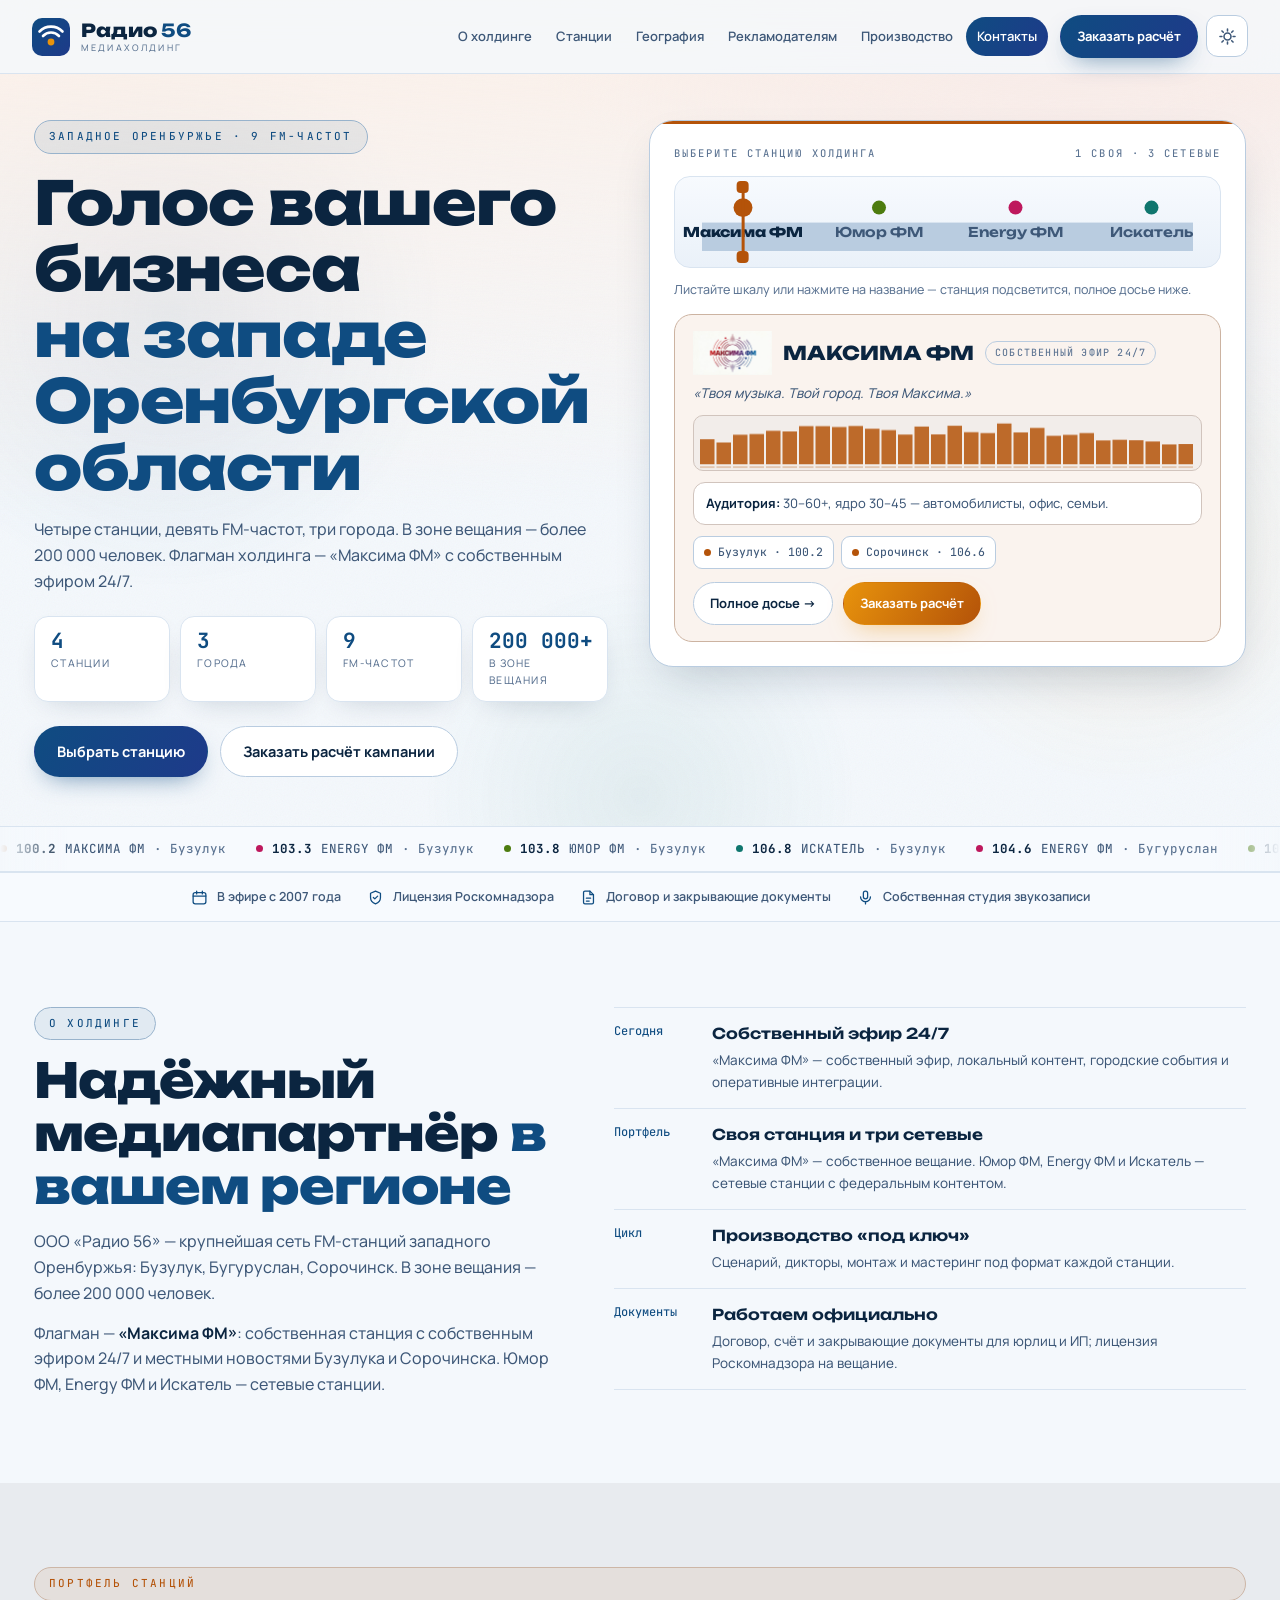
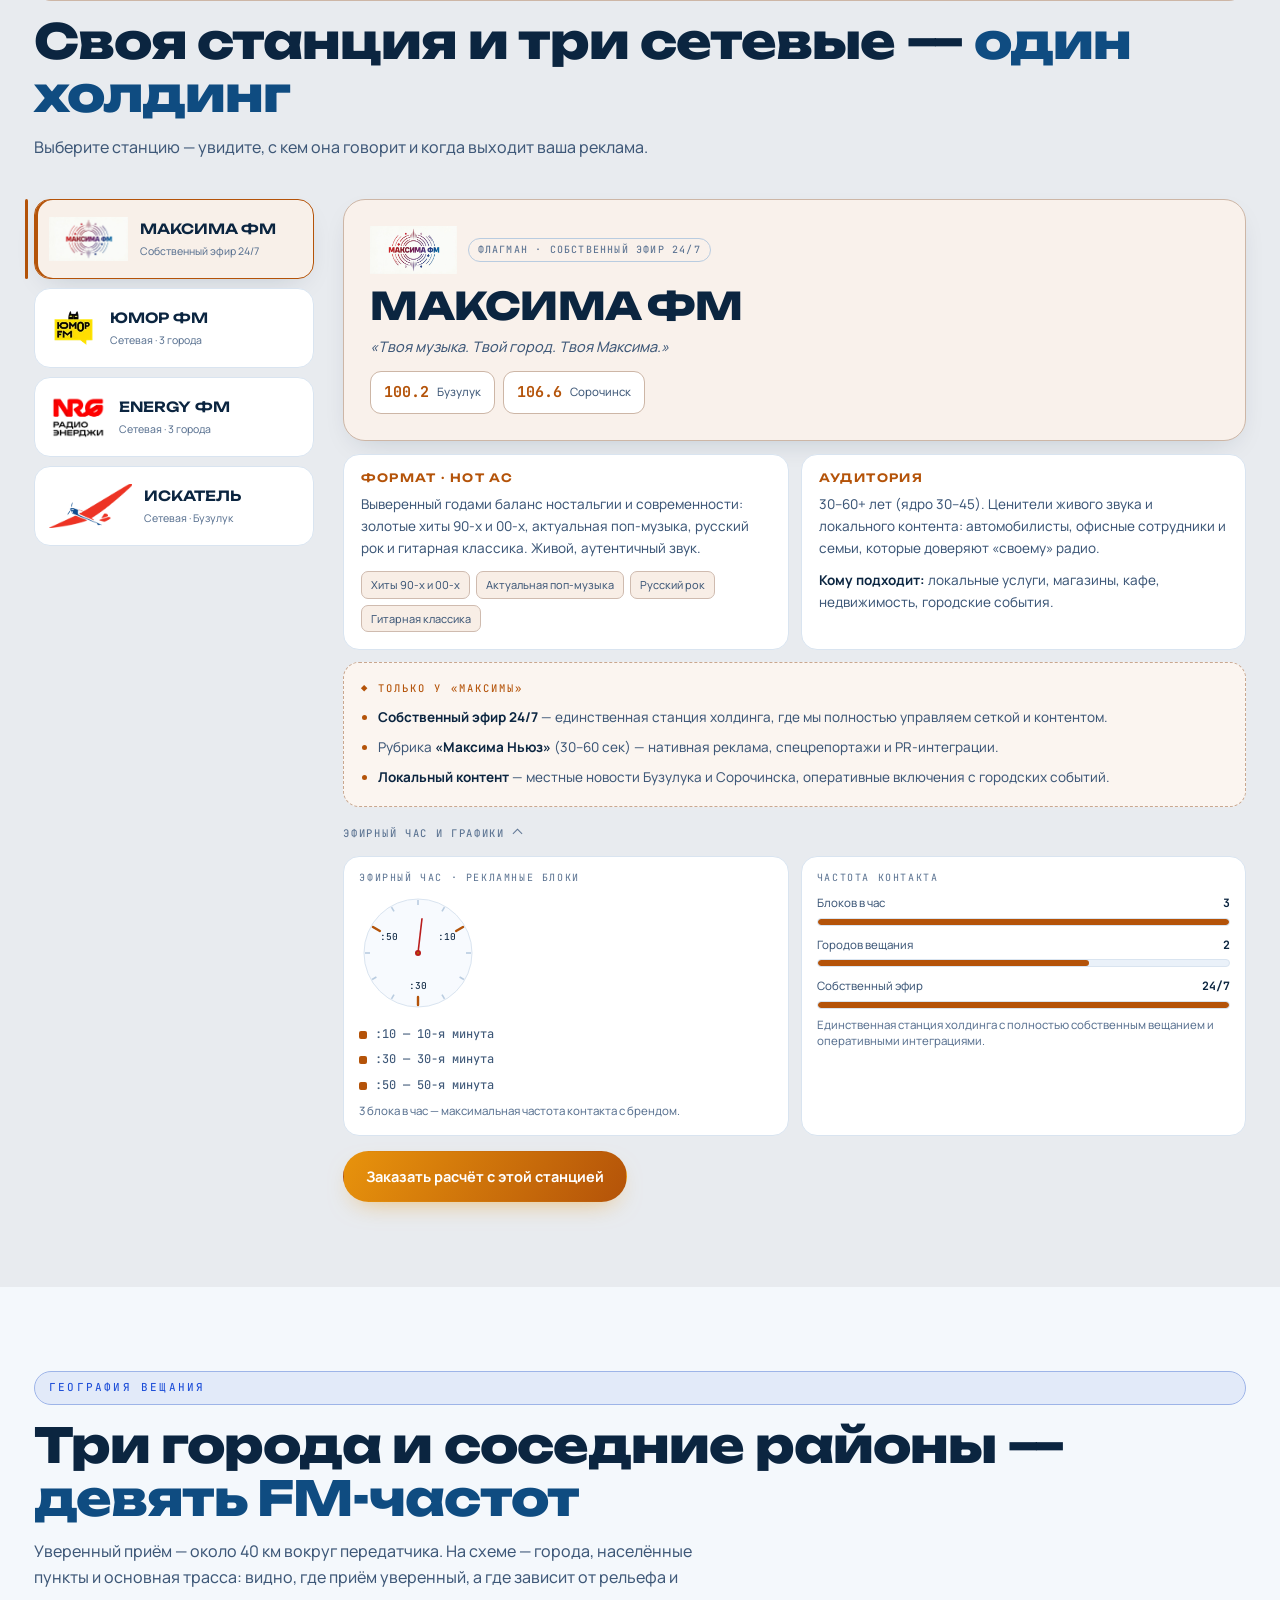
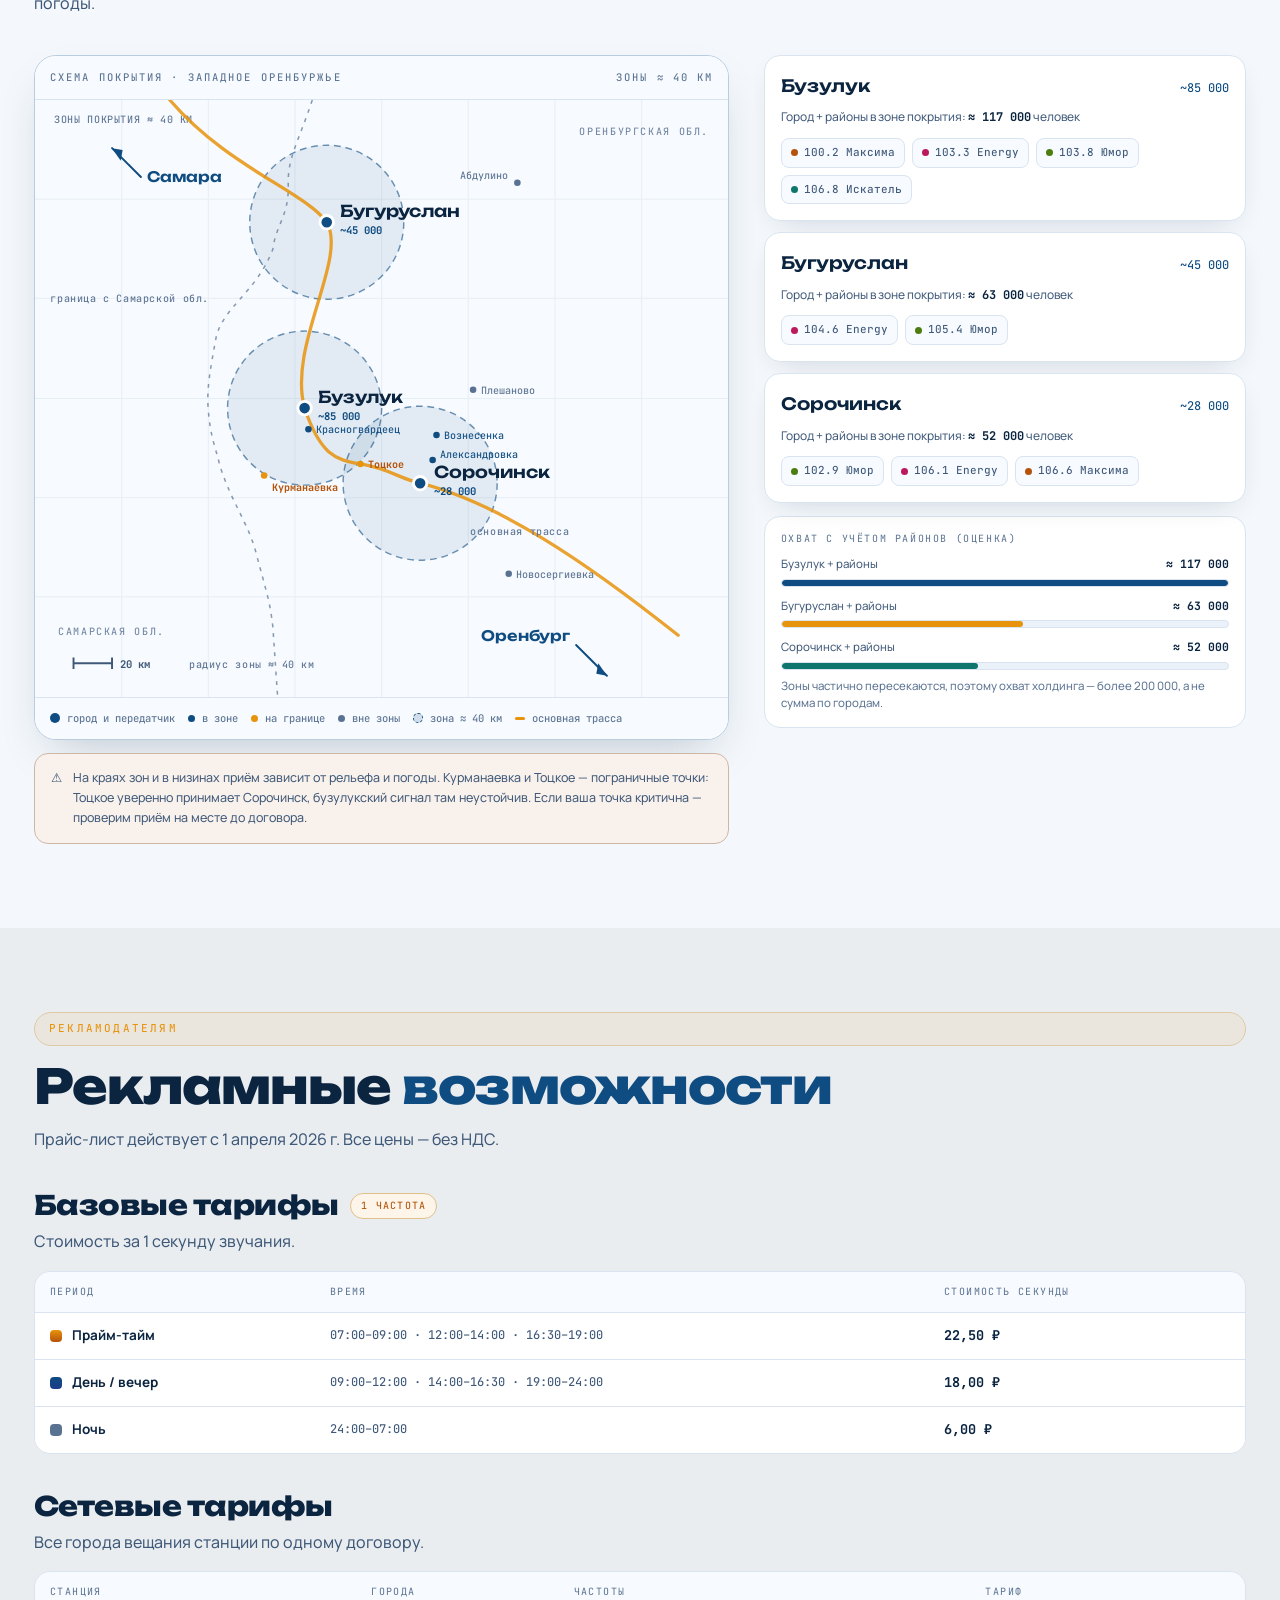
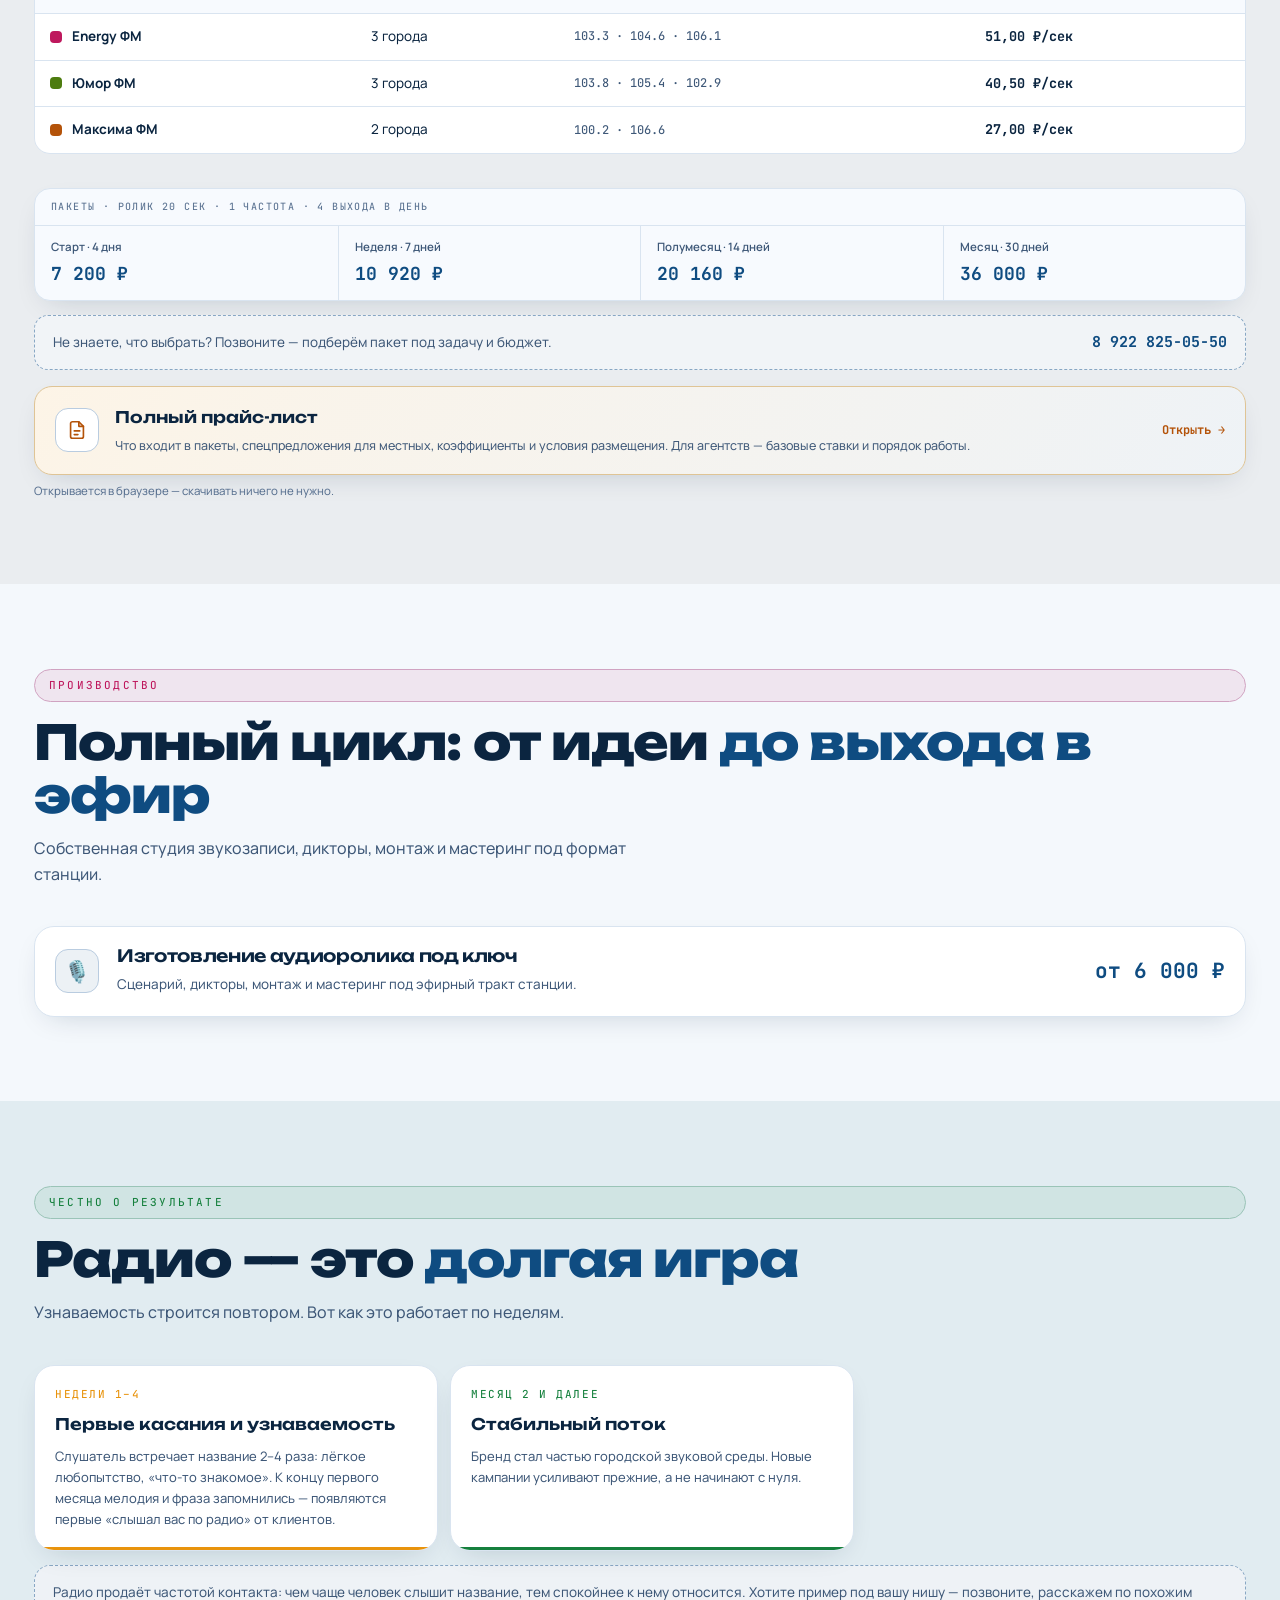
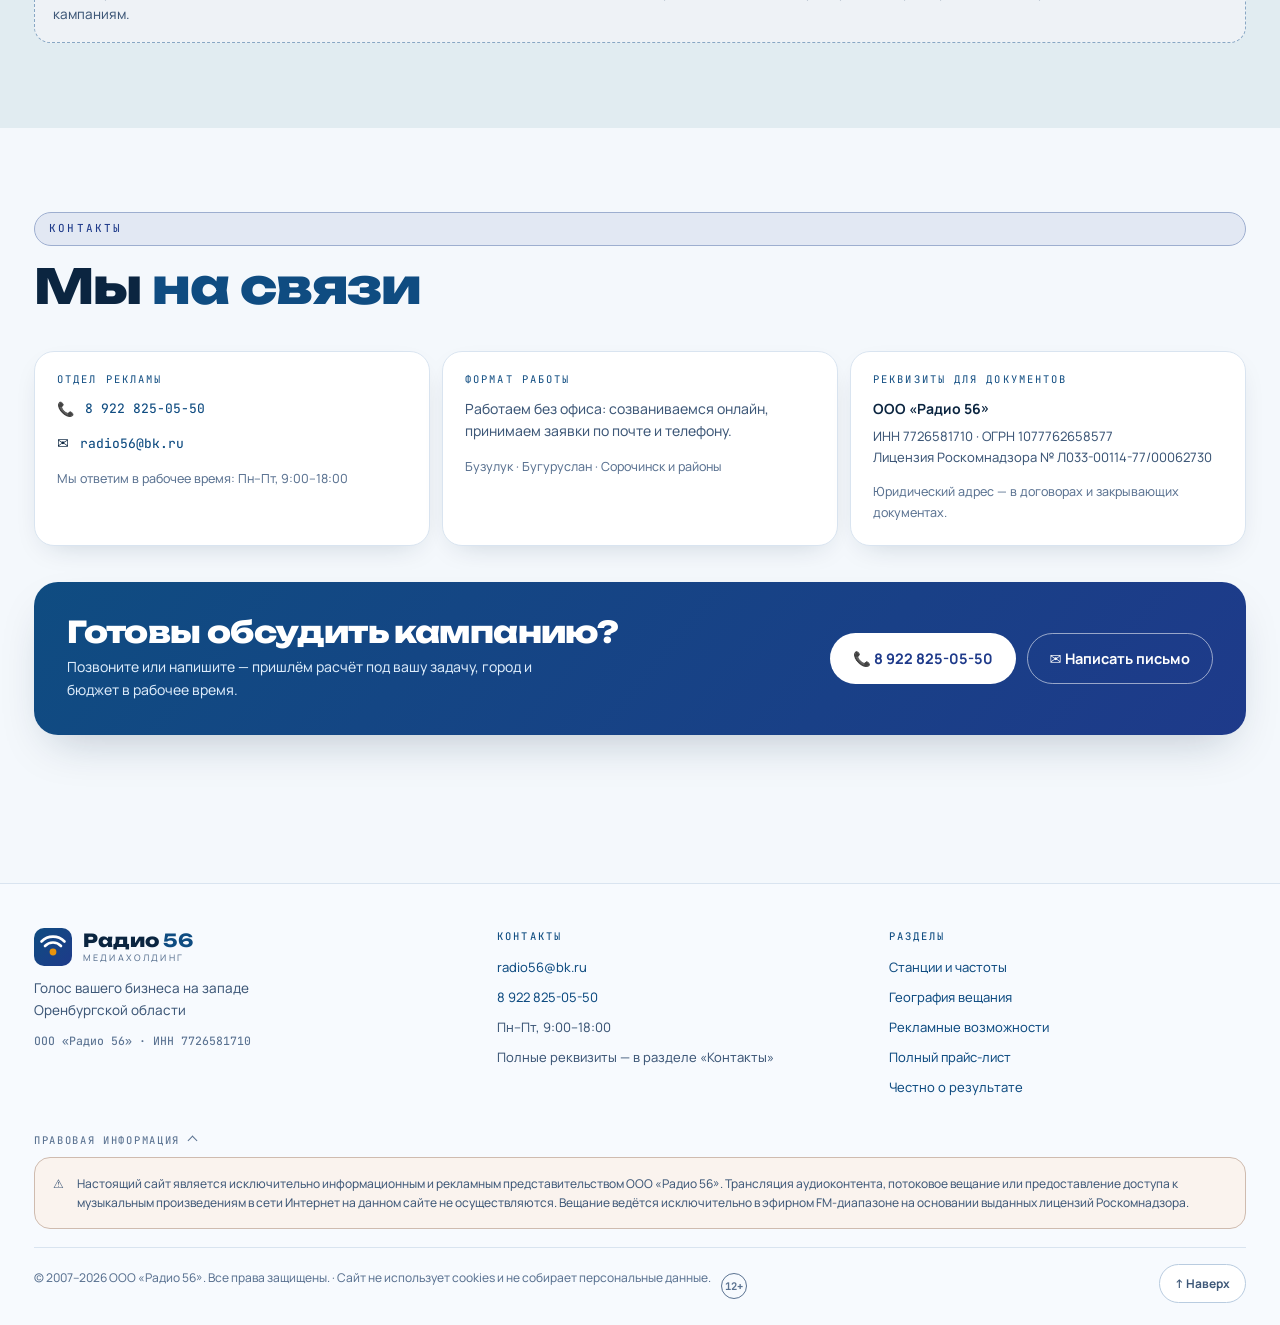
<file: index.html>
<!DOCTYPE html>
<html lang="ru">
<head>
<meta charset="UTF-8">
<meta name="viewport" content="width=device-width, initial-scale=1.0">
<title>Радио 56 — реклама на радио в Бузулуке, Бугуруслане, Сорочинске</title>
<meta name="description" content="Медиахолдинг «Радио 56»: 4 станции, 3 города, 9 FM-частот, более 200 000 человек в зоне вещания. Собственный эфир «Максима ФМ» 24/7. Тарифы от 6,00 ₽ за секунду.">
<meta name="theme-color" content="#0F4C81">
<meta name="color-scheme" content="light">
<link rel="canonical" href="https://alexbtestdev-cmyk.github.io/radio56-website/">
<meta property="og:type" content="website">
<meta property="og:site_name" content="Радио 56">
<meta property="og:locale" content="ru_RU">
<meta property="og:url" content="https://alexbtestdev-cmyk.github.io/radio56-website/">
<meta property="og:title" content="Радио 56 — медиахолдинг западного Оренбуржья">
<meta property="og:description" content="4 станции · 3 города · 9 FM-частот · более 200 000 человек в зоне вещания. Собственный эфир «Максима ФМ» 24/7.">
<meta property="og:image" content="https://alexbtestdev-cmyk.github.io/radio56-website/img/og-cover.jpg">
<meta property="og:image:width" content="1200">
<meta property="og:image:height" content="630">
<meta property="og:image:alt" content="Радио 56 — медиахолдинг западного Оренбуржья">
<meta name="twitter:card" content="summary_large_image">
<meta name="twitter:title" content="Радио 56 — медиахолдинг западного Оренбуржья">
<meta name="twitter:description" content="4 станции · 3 города · 9 FM-частот · более 200 000 человек в зоне вещания.">
<meta name="twitter:image" content="https://alexbtestdev-cmyk.github.io/radio56-website/img/og-cover.jpg">
<link rel="icon" href="data:image/svg+xml,%3Csvg xmlns='http://www.w3.org/2000/svg' viewBox='0 0 32 32'%3E%3Crect width='32' height='32' rx='8' fill='%230F4C81'/%3E%3Ccircle cx='16' cy='20' r='3' fill='%23E8930C'/%3E%3Cpath d='M9 15a9 9 0 0 1 14 0M6 11a13 13 0 0 1 20 0' stroke='%23fff' stroke-width='2.4' fill='none' stroke-linecap='round'/%3E%3C/svg%3E">
<link rel="preconnect" href="https://fonts.googleapis.com">
<link rel="preconnect" href="https://fonts.gstatic.com" crossorigin>
<link href="https://fonts.googleapis.com/css2?family=Unbounded:wght@600..800&family=Manrope:wght@400..800&family=JetBrains+Mono:wght@400..700&display=swap" rel="stylesheet">
<link rel="stylesheet" href="css/style.css">
<script type="application/ld+json">
{
  "@context":"https://schema.org",
  "@graph":[
    {
      "@type":["LocalBusiness","Organization"],
      "@id":"#radio56",
      "name":"Радио 56",
      "legalName":"ООО «Радио 56»",
      "url":"https://alexbtestdev-cmyk.github.io/radio56-website/",
      "image":"https://alexbtestdev-cmyk.github.io/radio56-website/img/og-cover.jpg",
      "description":"Медиахолдинг западного Оренбуржья: четыре FM-станции в Бузулуке, Бугуруслане и Сорочинске, более 200 000 человек в зоне вещания. Флагман — «Максима ФМ» с собственным эфиром 24/7 и производством аудиороликов.",
      "telephone":"+7-922-825-05-50",
      "email":"radio56@bk.ru",
      "foundingDate":"2007",
      "taxID":"7726581710",
      "priceRange":"от 6 000 ₽",
      "currenciesAccepted":"RUB",
      "address":{"@type":"PostalAddress","addressCountry":"RU","addressRegion":"Оренбургская область","addressLocality":"Бузулук"},
      "areaServed":[{"@type":"City","name":"Бузулук"},{"@type":"City","name":"Бугуруслан"},{"@type":"City","name":"Сорочинск"}],
      "openingHoursSpecification":[{"@type":"OpeningHoursSpecification","dayOfWeek":["Monday","Tuesday","Wednesday","Thursday","Friday"],"opens":"09:00","closes":"18:00"}],
      "identifier":[
        {"@type":"PropertyValue","propertyID":"ОГРН","value":"1077762658577"},
        {"@type":"PropertyValue","propertyID":"Лицензия Роскомнадзора","value":"Л033-00114-77/00062730"}
      ],
      "subOrganization":[{"@id":"#maxima"},{"@id":"#humor"},{"@id":"#energy"},{"@id":"#iskatel"}]
    },
    {
      "@type":"RadioStation","@id":"#maxima","name":"Максима ФМ","parentOrganization":{"@id":"#radio56"},
      "description":"Флагман холдинга и единственная собственная станция: эфир 24/7, локальный контент и городские события. Формат Hot AC. Аудитория 30–60+, ядро 30–45.",
      "areaServed":[{"@type":"City","name":"Бузулук"},{"@type":"City","name":"Сорочинск"}]
    },
    {
      "@type":"RadioStation","@id":"#humor","name":"Юмор ФМ","parentOrganization":{"@id":"#radio56"},
      "description":"Сетевая станция. 60% отечественной музыки и 40% юмора. Аудитория 25–55, ядро 30–50.",
      "areaServed":[{"@type":"City","name":"Бузулук"},{"@type":"City","name":"Бугуруслан"},{"@type":"City","name":"Сорочинск"}]
    },
    {
      "@type":"RadioStation","@id":"#energy","name":"Energy ФМ","parentOrganization":{"@id":"#radio56"},
      "description":"Сетевая станция. Hit Music Only: мировые и отечественные хиты, эфирные шоу и интерактивы. Аудитория 25–45, ядро 25.",
      "areaServed":[{"@type":"City","name":"Бузулук"},{"@type":"City","name":"Бугуруслан"},{"@type":"City","name":"Сорочинск"}]
    },
    {
      "@type":"RadioStation","@id":"#iskatel","name":"Искатель","parentOrganization":{"@id":"#radio56"},
      "description":"Сетевая станция. 65% музыки со смыслом и 35% познавательных программ. Аудитория — мужчины 25–45, руководители и специалисты.",
      "areaServed":[{"@type":"City","name":"Бузулук"}]
    }
  ]
}
</script>
</head>
<body>
<a class="skip" href="#main">К основному содержимому</a>
<div class="prog" id="prog" aria-hidden="true"></div>
<div class="amb" aria-hidden="true">
  <span class="lay l1"><b class="w1"></b></span>
  <span class="lay l2"><b class="w2"></b></span>
  <span class="lay l3"><b class="w3"></b></span>
  <div class="grain"></div>
</div>

<header class="nav" id="nav">
  <a class="brand" href="#top" aria-label="Радио 56 — на главную">
    <svg class="bmark" width="38" height="38" viewBox="0 0 38 38" aria-hidden="true"><defs><linearGradient id="bg1" x1="0" y1="0" x2="1" y2="1"><stop offset="0" stop-color="#0F4C81"/><stop offset="1" stop-color="#1E3A8A"/></linearGradient></defs><rect width="38" height="38" rx="10" fill="url(#bg1)"/><circle cx="19" cy="24" r="3.4" fill="#E8930C"/><path d="M11 18a11 11 0 0 1 16 0M7.5 13.5a16 16 0 0 1 23 0" stroke="#fff" stroke-width="2.6" fill="none" stroke-linecap="round"/></svg>
    <span class="btxt"><span class="bname">Радио <b>56</b></span><span class="bsub">Медиахолдинг</span></span>
  </a>
  <nav class="nlinks" id="nlinks" aria-label="Основная навигация">
    <a href="#about">О холдинге</a>
    <a href="#stations">Станции</a>
    <a href="#geography">География</a>
    <a href="#advertisers">Рекламодателям</a>
    <a href="#production">Производство</a>
    <a href="#contacts">Контакты</a>
  </nav>
  <div class="nright">
    <a class="btn bp sm ncta" href="mailto:radio56@bk.ru?subject=%D0%97%D0%B0%D0%BF%D1%80%D0%BE%D1%81%20%D1%80%D0%B0%D1%81%D1%87%D1%91%D1%82%D0%B0%20%D0%BA%D0%B0%D0%BC%D0%BF%D0%B0%D0%BD%D0%B8%D0%B8">Заказать расчёт</a>
    <a class="pbtn" href="tel:+79228250550" aria-label="Позвонить: 8 922 825-05-50">
      <svg width="18" height="18" viewBox="0 0 24 24" fill="none" stroke="currentColor" stroke-width="2.1" stroke-linecap="round" stroke-linejoin="round" aria-hidden="true"><path d="M6.6 3.5h3l1.5 4-2 1.4a12.5 12.5 0 0 0 6 6l1.4-2 4 1.5v3a2 2 0 0 1-2.2 2A17.5 17.5 0 0 1 4.6 5.7a2 2 0 0 1 2-2.2Z"/></svg>
    </a>
    <button class="tbtn" id="themeBtn" type="button" aria-label="Переключить тему" aria-pressed="false">
      <svg class="sun" width="19" height="19" viewBox="0 0 24 24" fill="none" stroke="currentColor" stroke-width="2" stroke-linecap="round" aria-hidden="true"><circle cx="12" cy="12" r="4.4"/><path d="M12 2.5v2.4M12 19.1v2.4M2.5 12h2.4M19.1 12h2.4M5 5l1.7 1.7M17.3 17.3 19 19M19 5l-1.7 1.7M6.7 17.3 5 19"/></svg>
      <svg class="moon" width="18" height="18" viewBox="0 0 24 24" fill="currentColor" aria-hidden="true"><path d="M20.6 14.6A8.8 8.8 0 0 1 9.4 3.4a9.3 9.3 0 1 0 11.2 11.2Z"/></svg>
    </button>
    <button class="burger" id="burger" type="button" aria-label="Меню" aria-expanded="false" aria-controls="drawer"><i></i><i></i><i></i></button>
  </div>
</header>

<div class="drawer" id="drawer">
  <a class="dl" href="#about">О холдинге <span>01</span></a>
  <a class="dl" href="#stations">Станции <span>02</span></a>
  <a class="dl" href="#geography">География <span>03</span></a>
  <a class="dl" href="#advertisers">Рекламодателям <span>04</span></a>
  <a class="dl" href="#production">Производство <span>05</span></a>
  <a class="dl" href="#contacts">Контакты <span>06</span></a>
  <a class="dl" href="price.html">Прайс-лист <span>→</span></a>
  <a class="btn ba" href="tel:+79228250550">📞 8&nbsp;922&nbsp;825-05-50</a>
</div>

<main id="main">
<!-- HERO -->
<section class="hero" id="top">
  <div class="hsky" id="hsky" aria-hidden="true"></div>
  <div class="wrap">
    <div class="hgrid">
      <div class="hcopy">
        <span class="eyebrow ent" style="--d:60ms">Западное Оренбуржье · 9 FM-частот</span>
        <h1 class="hero-title">
          <span class="ln"><span style="--d:140ms">Голос вашего бизнеса</span></span>
          <span class="ln"><span style="--d:230ms"><em>на западе Оренбургской области</em></span></span>
        </h1>
        <p class="lead ent" style="--d:330ms;margin-top:16px">Четыре станции, девять FM-частот, три города. В зоне вещания — более 200&nbsp;000 человек. Флагман холдинга — «Максима ФМ» с собственным эфиром 24/7.</p>
        <div class="hstats">
          <div class="chip ent" style="--d:410ms"><b data-count="4">4</b><span>Станции</span></div>
          <div class="chip ent" style="--d:450ms"><b data-count="3">3</b><span>Города</span></div>
          <div class="chip ent" style="--d:490ms"><b data-count="9">9</b><span>FM-частот</span></div>
          <div class="chip ent" style="--d:530ms"><b data-count="200000" data-suf="+">200&nbsp;000+</b><span>В зоне вещания</span></div>
        </div>
        <div class="hcta ent" style="--d:600ms">
          <a class="btn bp cta-pick" href="#stations">Выбрать станцию</a>
          <a class="btn bg cta-calc" href="mailto:radio56@bk.ru?subject=%D0%97%D0%B0%D0%BF%D1%80%D0%BE%D1%81%20%D1%80%D0%B0%D1%81%D1%87%D1%91%D1%82%D0%B0%20%D0%BA%D0%B0%D0%BC%D0%BF%D0%B0%D0%BD%D0%B8%D0%B8">Заказать расчёт кампании</a>
        </div>
      </div>

      <div class="selbox ent" id="selector" style="--d:300ms">
        <div class="selhead"><span class="plate">Выберите станцию холдинга</span><span class="plate">1 своя · 3 сетевые</span></div>
        <div class="scale" id="scale" tabindex="0" role="group" aria-label="Шкала выбора станции">
          <div class="tl"></div>
          <button class="stop on" type="button" data-st="maxima" style="left:12.5%;--c:var(--st-max)" aria-pressed="true"><i></i><span>Максима ФМ</span></button>
          <button class="stop" type="button" data-st="humor" style="left:37.5%;--c:var(--st-hum)" aria-pressed="false"><i></i><span>Юмор ФМ</span></button>
          <button class="stop" type="button" data-st="energy" style="left:62.5%;--c:var(--st-enr)" aria-pressed="false"><i></i><span>Energy ФМ</span></button>
          <button class="stop" type="button" data-st="iskatel" style="left:87.5%;--c:var(--st-isk)" aria-pressed="false"><i></i><span>Искатель</span></button>
          <div class="needle" id="needle" aria-hidden="true"><i class="nbar"></i></div>
        </div>
        <div class="keys">
          <button class="key on" type="button" data-st="maxima" style="--c:var(--st-max)"><img class="station-logo key-logo" src="img/logos/logo-maxima.webp" width="80" height="40" alt="" decoding="async" onerror="this.style.display='none';this.nextElementSibling.style.display='block'"><i style="display:none"></i><span><b>Максима ФМ</b><em>Собственный эфир 24/7</em></span></button>
          <button class="key" type="button" data-st="humor" style="--c:var(--st-hum)"><img class="station-logo key-logo" src="img/logos/logo-humor.webp" width="80" height="40" alt="" decoding="async" onerror="this.style.display='none';this.nextElementSibling.style.display='block'"><i style="display:none"></i><span><b>Юмор ФМ</b><em>Сетевая · 3 города</em></span></button>
          <button class="key" type="button" data-st="energy" style="--c:var(--st-enr)"><img class="station-logo key-logo" src="img/logos/logo-energy.webp" width="80" height="40" alt="" decoding="async" onerror="this.style.display='none';this.nextElementSibling.style.display='block'"><i style="display:none"></i><span><b>Energy ФМ</b><em>Сетевая · 3 города</em></span></button>
          <button class="key" type="button" data-st="iskatel" style="--c:var(--st-isk)"><img class="station-logo key-logo" src="img/logos/logo-iskatel.webp" width="80" height="40" alt="" decoding="async" onerror="this.style.display='none';this.nextElementSibling.style.display='block'"><i style="display:none"></i><span><b>Искатель</b><em>Сетевая · Бузулук</em></span></button>
        </div>
        <p class="hint">Листайте шкалу или нажмите на название — станция подсветится, полное досье ниже.</p>

        <div class="doss on" data-d="maxima" style="--c:var(--st-max)">
          <div class="dtop">
            <img class="station-logo dlogo" src="img/logos/logo-maxima.webp" width="110" height="44" alt="Максима ФМ" decoding="async" onerror="this.style.display='none';this.nextElementSibling.style.display='grid'"><span class="dbadge" style="display:none">М</span>
            <span class="dname">МАКСИМА ФМ</span><span class="dtag">Собственный эфир 24/7</span>
          </div>
          <p class="dsl">«Твоя музыка. Твой город. Твоя Максима.»</p>
          <canvas class="eqc" data-eq="maxima" aria-hidden="true"></canvas>
          <p class="daud"><b>Аудитория:</b> 30–60+, ядро 30–45 — автомобилисты, офис, семьи.</p>
          <div class="dchips"><span class="fq"><i></i>Бузулук · 100.2</span><span class="fq"><i></i>Сорочинск · 106.6</span></div>
          <div class="dmeta">
            <a class="btn bg sm" href="#stations">Полное досье →</a>
            <a class="btn ba sm" href="mailto:radio56@bk.ru?subject=%D0%97%D0%B0%D0%BF%D1%80%D0%BE%D1%81%20%D1%80%D0%B0%D1%81%D1%87%D1%91%D1%82%D0%B0%20%E2%80%94%20%D0%9C%D0%B0%D0%BA%D1%81%D0%B8%D0%BC%D0%B0%20%D0%A4%D0%9C">Заказать расчёт</a>
          </div>
        </div>

        <div class="doss" data-d="humor" style="--c:var(--st-hum)">
          <div class="dtop">
            <img class="station-logo dlogo" src="img/logos/logo-humor.webp" width="110" height="44" alt="Юмор ФМ" decoding="async" onerror="this.style.display='none';this.nextElementSibling.style.display='grid'"><span class="dbadge" style="display:none">Ю</span>
            <span class="dname">ЮМОР ФМ</span><span class="dtag">Сетевая · 3 города</span>
          </div>
          <p class="dsl">Первая юмористическая радиостанция России. Дарим позитив уже более 20 лет.</p>
          <canvas class="eqc" data-eq="humor" aria-hidden="true"></canvas>
          <p class="daud"><b>Аудитория:</b> 25–55, ядро 30–50 — семьи; 55% мужчины / 45% женщины.</p>
          <div class="dchips"><span class="fq"><i></i>Бузулук · 103.8</span><span class="fq"><i></i>Бугуруслан · 105.4</span><span class="fq"><i></i>Сорочинск · 102.9</span></div>
          <div class="dmeta">
            <a class="btn bg sm" href="#stations">Полное досье →</a>
            <a class="btn ba sm" href="mailto:radio56@bk.ru?subject=%D0%97%D0%B0%D0%BF%D1%80%D0%BE%D1%81%20%D1%80%D0%B0%D1%81%D1%87%D1%91%D1%82%D0%B0%20%E2%80%94%20%D0%AE%D0%BC%D0%BE%D1%80%20%D0%A4%D0%9C">Заказать расчёт</a>
          </div>
        </div>

        <div class="doss" data-d="energy" style="--c:var(--st-enr)">
          <div class="dtop">
            <img class="station-logo dlogo" src="img/logos/logo-energy.webp" width="110" height="44" alt="Energy ФМ" decoding="async" onerror="this.style.display='none';this.nextElementSibling.style.display='grid'"><span class="dbadge" style="display:none">E</span>
            <span class="dname">ENERGY ФМ</span><span class="dtag">Сетевая · 3 города</span>
          </div>
          <p class="dsl">Только лучшая музыка! (Hit Music Only)</p>
          <canvas class="eqc" data-eq="energy" aria-hidden="true"></canvas>
          <p class="daud"><b>Аудитория:</b> 25–45, ядро 25 — активные, мобильные, за рулём.</p>
          <div class="dchips"><span class="fq"><i></i>Бузулук · 103.3</span><span class="fq"><i></i>Бугуруслан · 104.6</span><span class="fq"><i></i>Сорочинск · 106.1</span></div>
          <div class="dmeta">
            <a class="btn bg sm" href="#stations">Полное досье →</a>
            <a class="btn ba sm" href="mailto:radio56@bk.ru?subject=%D0%97%D0%B0%D0%BF%D1%80%D0%BE%D1%81%20%D1%80%D0%B0%D1%81%D1%87%D1%91%D1%82%D0%B0%20%E2%80%94%20Energy%20%D0%A4%D0%9C">Заказать расчёт</a>
          </div>
        </div>

        <div class="doss" data-d="iskatel" style="--c:var(--st-isk)">
          <div class="dtop">
            <img class="station-logo dlogo" src="img/logos/logo-iskatel.webp" width="110" height="44" alt="Искатель" decoding="async" onerror="this.style.display='none';this.nextElementSibling.style.display='grid'"><span class="dbadge" style="display:none">И</span>
            <span class="dname">ИСКАТЕЛЬ</span><span class="dtag">Сетевая · Бузулук</span>
          </div>
          <p class="dsl">«Бороться и искать, найти и не сдаваться.»</p>
          <canvas class="eqc" data-eq="iskatel" aria-hidden="true"></canvas>
          <p class="daud"><b>Аудитория:</b> мужчины 25–45 — руководители и специалисты, доход выше среднего.</p>
          <div class="dchips"><span class="fq"><i></i>Бузулук · 106.8</span></div>
          <div class="dmeta">
            <a class="btn bg sm" href="#stations">Полное досье →</a>
            <a class="btn ba sm" href="mailto:radio56@bk.ru?subject=%D0%97%D0%B0%D0%BF%D1%80%D0%BE%D1%81%20%D1%80%D0%B0%D1%81%D1%87%D1%91%D1%82%D0%B0%20%E2%80%94%20%D0%98%D1%81%D0%BA%D0%B0%D1%82%D0%B5%D0%BB%D1%8C">Заказать расчёт</a>
          </div>
        </div>
      </div>
    </div>
  </div>

  <div class="ticker" id="ticker" aria-hidden="true">
    <div class="trow" id="trow">
      <span class="tk" style="--c:var(--st-max)"><i></i><b>100.2</b> МАКСИМА ФМ <em>· Бузулук</em></span>
      <span class="tk" style="--c:var(--st-enr)"><i></i><b>103.3</b> ENERGY ФМ <em>· Бузулук</em></span>
      <span class="tk" style="--c:var(--st-hum)"><i></i><b>103.8</b> ЮМОР ФМ <em>· Бузулук</em></span>
      <span class="tk" style="--c:var(--st-isk)"><i></i><b>106.8</b> ИСКАТЕЛЬ <em>· Бузулук</em></span>
      <span class="tk" style="--c:var(--st-enr)"><i></i><b>104.6</b> ENERGY ФМ <em>· Бугуруслан</em></span>
      <span class="tk" style="--c:var(--st-hum)"><i></i><b>105.4</b> ЮМОР ФМ <em>· Бугуруслан</em></span>
      <span class="tk" style="--c:var(--st-hum)"><i></i><b>102.9</b> ЮМОР ФМ <em>· Сорочинск</em></span>
      <span class="tk" style="--c:var(--st-enr)"><i></i><b>106.1</b> ENERGY ФМ <em>· Сорочинск</em></span>
      <span class="tk" style="--c:var(--st-max)"><i></i><b>106.6</b> МАКСИМА ФМ <em>· Сорочинск</em></span>
      <span class="tk" style="--c:var(--st-max)"><i></i><b>100.2</b> МАКСИМА ФМ <em>· Бузулук</em></span>
      <span class="tk" style="--c:var(--st-enr)"><i></i><b>103.3</b> ENERGY ФМ <em>· Бузулук</em></span>
      <span class="tk" style="--c:var(--st-hum)"><i></i><b>103.8</b> ЮМОР ФМ <em>· Бузулук</em></span>
      <span class="tk" style="--c:var(--st-isk)"><i></i><b>106.8</b> ИСКАТЕЛЬ <em>· Бузулук</em></span>
      <span class="tk" style="--c:var(--st-enr)"><i></i><b>104.6</b> ENERGY ФМ <em>· Бугуруслан</em></span>
      <span class="tk" style="--c:var(--st-hum)"><i></i><b>105.4</b> ЮМОР ФМ <em>· Бугуруслан</em></span>
      <span class="tk" style="--c:var(--st-hum)"><i></i><b>102.9</b> ЮМОР ФМ <em>· Сорочинск</em></span>
      <span class="tk" style="--c:var(--st-enr)"><i></i><b>106.1</b> ENERGY ФМ <em>· Сорочинск</em></span>
      <span class="tk" style="--c:var(--st-max)"><i></i><b>106.6</b> МАКСИМА ФМ <em>· Сорочинск</em></span>
    </div>
  </div>
</section>

<!-- TRUST -->
<div class="trust">
  <div class="wrap">
    <ul class="trustrow" data-rv>
      <li><svg width="17" height="17" viewBox="0 0 24 24" fill="none" stroke="currentColor" stroke-width="1.8" stroke-linecap="round" aria-hidden="true"><rect x="3" y="5" width="18" height="16" rx="3"/><path d="M8 3v4M16 3v4M3 10h18"/></svg>В эфире с 2007 года</li>
      <li><svg width="17" height="17" viewBox="0 0 24 24" fill="none" stroke="currentColor" stroke-width="1.8" stroke-linecap="round" stroke-linejoin="round" aria-hidden="true"><path d="M12 3l7 3v6c0 4.5-3 7.5-7 9-4-1.5-7-4.5-7-9V6z"/><path d="M9 12l2 2 4-4"/></svg>Лицензия Роскомнадзора</li>
      <li><svg width="17" height="17" viewBox="0 0 24 24" fill="none" stroke="currentColor" stroke-width="1.8" stroke-linecap="round" stroke-linejoin="round" aria-hidden="true"><path d="M14 3H7a2 2 0 0 0-2 2v14a2 2 0 0 0 2 2h10a2 2 0 0 0 2-2V8z"/><path d="M14 3v5h5M9 13h6M9 17h4"/></svg>Договор и закрывающие документы</li>
      <li><svg width="17" height="17" viewBox="0 0 24 24" fill="none" stroke="currentColor" stroke-width="1.8" stroke-linecap="round" aria-hidden="true"><rect x="9" y="3" width="6" height="11" rx="3"/><path d="M5 11a7 7 0 0 0 14 0M12 18v3"/></svg>Собственная студия звукозаписи</li>
    </ul>
  </div>
</div>

<!-- ABOUT -->
<section class="sec" id="about" style="--sec:var(--prim)">
  <div class="wrap">
    <div class="agrid">
      <div class="sticky" data-rv>
        <span class="eyebrow">О холдинге</span>
        <h2 class="h2" style="margin-top:14px">Надёжный медиапартнёр <span class="acc">в вашем регионе</span></h2>
        <div class="acopy" style="margin-top:16px">
          <p class="lead">ООО «Радио 56» — крупнейшая сеть FM-станций западного Оренбуржья: Бузулук, Бугуруслан, Сорочинск. В зоне вещания — более 200&nbsp;000 человек.</p>
          <p class="lead">Флагман — <b style="color:var(--ink)">«Максима ФМ»</b>: собственная станция с собственным эфиром 24/7 и местными новостями Бузулука и Сорочинска. Юмор ФМ, Energy ФМ и Искатель — сетевые станции.</p>
        </div>
      </div>
      <div data-rv style="--i:1">
        <div class="tline" style="margin-top:0">
          <div class="tl"><span class="tlk">Сегодня</span><div class="tlv"><b>Собственный эфир 24/7</b><p>«Максима ФМ» — собственный эфир, локальный контент, городские события и оперативные интеграции.</p></div></div>
          <div class="tl"><span class="tlk">Портфель</span><div class="tlv"><b>Своя станция и три сетевые</b><p>«Максима ФМ» — собственное вещание. Юмор ФМ, Energy ФМ и Искатель — сетевые станции с федеральным контентом.</p></div></div>
          <div class="tl"><span class="tlk">Цикл</span><div class="tlv"><b>Производство «под ключ»</b><p>Сценарий, дикторы, монтаж и мастеринг под формат каждой станции.</p></div></div>
          <div class="tl"><span class="tlk">Документы</span><div class="tlv"><b>Работаем официально</b><p>Договор, счёт и закрывающие документы для юрлиц и ИП; лицензия Роскомнадзора на вещание.</p></div></div>
        </div>
      </div>
    </div>
  </div>
</section>

<!-- STATIONS -->
<section class="sec alt" id="stations" style="--sec:var(--st-max)">
  <div class="wrap">
    <div class="shead" data-rv>
      <span class="eyebrow">Портфель станций</span>
      <h2 class="h2">Своя станция и три сетевые — <span class="acc">один холдинг</span></h2>
      <p class="lead">Выберите станцию — увидите, с кем она говорит и когда выходит ваша реклама.</p>
    </div>
    <div class="stlay">
      <div class="strail" id="strail" role="tablist" aria-label="Станции холдинга">
        <span class="rail-ind" id="railInd" aria-hidden="true"></span>
        <button class="stb on" type="button" role="tab" id="tab-maxima" aria-controls="panel-maxima" data-st="maxima" style="--c:var(--st-max)" aria-selected="true" tabindex="0"><img class="station-logo st-logo" src="img/logos/logo-maxima.webp" width="92" height="44" alt="" loading="lazy" decoding="async" onerror="this.style.display='none';this.nextElementSibling.style.display='grid'"><span class="stlet" style="display:none">М</span><span class="stbt"><b>МАКСИМА ФМ</b><span>Собственный эфир 24/7</span></span></button>
        <button class="stb" type="button" role="tab" id="tab-humor" aria-controls="panel-humor" data-st="humor" style="--c:var(--st-hum)" aria-selected="false" tabindex="-1"><img class="station-logo st-logo" src="img/logos/logo-humor.webp" width="92" height="44" alt="" loading="lazy" decoding="async" onerror="this.style.display='none';this.nextElementSibling.style.display='grid'"><span class="stlet" style="display:none">Ю</span><span class="stbt"><b>ЮМОР ФМ</b><span>Сетевая · 3 города</span></span></button>
        <button class="stb" type="button" role="tab" id="tab-energy" aria-controls="panel-energy" data-st="energy" style="--c:var(--st-enr)" aria-selected="false" tabindex="-1"><img class="station-logo st-logo" src="img/logos/logo-energy.webp" width="92" height="44" alt="" loading="lazy" decoding="async" onerror="this.style.display='none';this.nextElementSibling.style.display='grid'"><span class="stlet" style="display:none">E</span><span class="stbt"><b>ENERGY ФМ</b><span>Сетевая · 3 города</span></span></button>
        <button class="stb" type="button" role="tab" id="tab-iskatel" aria-controls="panel-iskatel" data-st="iskatel" style="--c:var(--st-isk)" aria-selected="false" tabindex="-1"><img class="station-logo st-logo" src="img/logos/logo-iskatel.webp" width="92" height="44" alt="" loading="lazy" decoding="async" onerror="this.style.display='none';this.nextElementSibling.style.display='grid'"><span class="stlet" style="display:none">И</span><span class="stbt"><b>ИСКАТЕЛЬ</b><span>Сетевая · Бузулук</span></span></button>
      </div>
      <div>
        <div class="panel on" data-p="maxima" id="panel-maxima" role="tabpanel" aria-labelledby="tab-maxima" style="--c:var(--st-max)">
          <div class="shero">
            <div class="shero-top">
              <img class="station-logo slogo" src="img/logos/logo-maxima.webp" width="130" height="48" alt="Максима ФМ" loading="lazy" decoding="async" onerror="this.style.display='none';this.nextElementSibling.style.display='grid'"><span class="stlet" style="display:none">М</span>
              <span class="dtag">Флагман · собственный эфир 24/7</span>
            </div>
            <h3>МАКСИМА ФМ</h3>
            <p class="ssl">«Твоя музыка. Твой город. Твоя Максима.»</p>
            <div class="sfreq"><span class="fp"><b>100.2</b><span>Бузулук</span></span><span class="fp"><b>106.6</b><span>Сорочинск</span></span></div>
          </div>
          <div class="scols">
            <div class="sbox" style="--i:0">
              <h4>Формат · Hot AC</h4>
              <p>Выверенный годами баланс ностальгии и современности: золотые хиты 90-х и 00-х, актуальная поп-музыка, русский рок и гитарная классика. Живой, аутентичный звук.</p>
              <div class="tags"><span class="stag">Хиты 90-х и 00-х</span><span class="stag">Актуальная поп-музыка</span><span class="stag">Русский рок</span><span class="stag">Гитарная классика</span></div>
            </div>
            <div class="sbox" style="--i:1">
              <h4>Аудитория</h4>
              <p>30–60+ лет (ядро 30–45). Ценители живого звука и локального контента: автомобилисты, офисные сотрудники и семьи, которые доверяют «своему» радио.</p>
              <p style="margin-top:10px"><b style="color:var(--ink)">Кому подходит:</b> локальные услуги, магазины, кафе, недвижимость, городские события.</p>
            </div>
          </div>
          <div class="excl">
            <div class="et">◆ Только у «Максимы»</div>
            <ul>
              <li><b>Собственный эфир 24/7</b> — единственная станция холдинга, где мы полностью управляем сеткой и контентом.</li>
              <li>Рубрика <b>«Максима Ньюз»</b> (30–60 сек) — нативная реклама, спецрепортажи и PR-интеграции.</li>
              <li><b>Локальный контент</b> — местные новости Бузулука и Сорочинска, оперативные включения с городских событий.</li>
            </ul>
          </div>
          <details class="fold viz" open>
            <summary>Эфирный час и графики</summary>
            <div class="sviz">
              <div class="cc clockcard" style="--i:0">
                <h5>Эфирный час · рекламные блоки <span class="nowbadge" hidden>Сейчас блок</span></h5>
                <div class="clk">
                  <svg class="clock" width="118" height="118" viewBox="0 0 118 118" data-blocks="10,30,50" aria-hidden="true">
                    <circle class="ck-face" cx="59" cy="59" r="54"/>
                    <g class="ck-tick" stroke-width="1.6"><line x1="59" y1="11" x2="59" y2="6"/><line x1="83" y1="17.4" x2="85.5" y2="13.1"/><line x1="100.6" y1="35" x2="104.9" y2="32.5"/><line x1="107" y1="59" x2="112" y2="59"/><line x1="100.6" y1="83" x2="104.9" y2="85.5"/><line x1="83" y1="100.6" x2="85.5" y2="104.9"/><line x1="59" y1="107" x2="59" y2="112"/><line x1="35" y1="100.6" x2="32.5" y2="104.9"/><line x1="17.4" y1="83" x2="13.1" y2="85.5"/><line x1="11" y1="59" x2="6" y2="59"/><line x1="17.4" y1="35" x2="13.1" y2="32.5"/><line x1="35" y1="17.4" x2="32.5" y2="13.1"/></g>
                    <line class="ck-pin" x1="97.1" y1="37" x2="104" y2="33"/><line class="ck-pin" x1="59" y1="103" x2="59" y2="111"/><line class="ck-pin" x1="20.9" y1="37" x2="14" y2="33"/>
                    <text class="ck-lab" x="87.6" y="45.5" text-anchor="middle">:10</text><text class="ck-lab" x="59" y="95" text-anchor="middle">:30</text><text class="ck-lab" x="30.4" y="45.5" text-anchor="middle">:50</text>
                    <line class="ck-hand" x1="59" y1="59" x2="59" y2="24"/><circle class="ck-hub" cx="59" cy="59" r="3"/><circle class="ck-dot" cx="59" cy="59" r="1.2"/>
                  </svg>
                  <div>
                    <div class="ci" data-min="10"><i></i>:10 — 10-я минута</div>
                    <div class="ci" data-min="30"><i></i>:30 — 30-я минута</div>
                    <div class="ci" data-min="50"><i></i>:50 — 50-я минута</div>
                    <p class="cnote">3 блока в час — максимальная частота контакта с брендом.</p>
                  </div>
                </div>
              </div>
              <div class="cc" style="--i:1">
                <h5>Частота контакта</h5>
                <div class="bars">
                  <div><div class="bl"><span>Блоков в час</span><b>3</b></div><div class="bt"><div class="bf" style="--w:100%;--bc:var(--c)"></div></div></div>
                  <div><div class="bl"><span>Городов вещания</span><b>2</b></div><div class="bt"><div class="bf" style="--w:66%;--bc:var(--c)"></div></div></div>
                  <div><div class="bl"><span>Собственный эфир</span><b>24/7</b></div><div class="bt"><div class="bf" style="--w:100%;--bc:var(--c)"></div></div></div>
                </div>
                <p class="cnote">Единственная станция холдинга с полностью собственным вещанием и оперативными интеграциями.</p>
              </div>
            </div>
          </details>
          <div class="sact"><a class="btn ba" href="mailto:radio56@bk.ru?subject=%D0%97%D0%B0%D0%BF%D1%80%D0%BE%D1%81%20%D1%80%D0%B0%D1%81%D1%87%D1%91%D1%82%D0%B0%20%E2%80%94%20%D0%9C%D0%B0%D0%BA%D1%81%D0%B8%D0%BC%D0%B0%20%D0%A4%D0%9C">Заказать расчёт с этой станцией</a></div>
        </div>

        <div class="panel" data-p="humor" id="panel-humor" role="tabpanel" aria-labelledby="tab-humor" style="--c:var(--st-hum)">
          <div class="shero">
            <div class="shero-top">
              <img class="station-logo slogo" src="img/logos/logo-humor.webp" width="130" height="48" alt="Юмор ФМ" loading="lazy" decoding="async" onerror="this.style.display='none';this.nextElementSibling.style.display='grid'"><span class="stlet" style="display:none">Ю</span>
              <span class="dtag">Сетевая станция · 3 города</span>
            </div>
            <h3>ЮМОР ФМ</h3>
            <p class="ssl">Первая юмористическая радиостанция России. Дарим позитив уже более 20 лет.</p>
            <div class="sfreq"><span class="fp"><b>103.8</b><span>Бузулук</span></span><span class="fp"><b>105.4</b><span>Бугуруслан</span></span><span class="fp"><b>102.9</b><span>Сорочинск</span></span></div>
          </div>
          <div class="scols">
            <div class="sbox" style="--i:0">
              <h4>Формат</h4>
              <p>Развлекательно-музыкальный: 60% популярной отечественной музыки последних 25 лет + 40% юмора — от классики жанра до современного стендапа.</p>
              <div class="tags"><span class="stag">Скетч-шоу</span><span class="stag">Забавные истории</span><span class="stag">Пародии на рекламу</span><span class="stag">«Шутки Шоу»</span><span class="stag">«Ильф, Петров и Бурунов!»</span><span class="stag">«Нереклама»</span></div>
            </div>
            <div class="sbox" style="--i:1">
              <h4>Аудитория</h4>
              <p>25–55 лет (ядро 30–50). Семейные люди, ценящие позитив и хороший отдых. Гендерный баланс: 55% мужчины / 45% женщины.</p>
              <p style="margin-top:10px"><b style="color:var(--ink)">Кому подходит:</b> ритейл, развлечения, семейные услуги, акции и розыгрыши.</p>
            </div>
          </div>
          <div class="excl">
            <div class="et">◆ Эксклюзив</div>
            <ul>
              <li><b>Юмористический контекст</b> — ролик рядом с любимым юмором запоминается легче и не вызывает отторжения.</li>
              <li><b>Сетевое размещение</b> — один договор на три города, синхронный выход кампании.</li>
            </ul>
          </div>
          <details class="fold viz" open>
            <summary>Эфирный час и графики</summary>
            <div class="sviz">
              <div class="cc" style="--i:0">
                <h5>Структура эфира</h5>
                <div class="mixbar"><span style="width:60%;background:var(--c)">60%</span><span style="width:40%;background:var(--amber2)">40%</span></div>
                <div class="lgd">
                  <div class="lg" style="--lc:var(--c)"><i></i>Отечественная музыка<b>60%</b></div>
                  <div class="lg" style="--lc:var(--amber2)"><i></i>Юмор и скетчи<b>40%</b></div>
                </div>
              </div>
              <div class="cc" style="--i:1">
                <h5>Пол аудитории</h5>
                <div class="mixbar"><span style="width:55%;background:var(--info)">55%</span><span style="width:45%;background:var(--st-enr)">45%</span></div>
                <div class="lgd">
                  <div class="lg" style="--lc:var(--info)"><i></i>Мужчины<b>55%</b></div>
                  <div class="lg" style="--lc:var(--st-enr)"><i></i>Женщины<b>45%</b></div>
                </div>
                <p class="cnote">Сбалансированная семейная аудитория — широкий охват для ритейла.</p>
              </div>
              <div class="cc clockcard" style="--i:2">
                <h5>Эфирный час · рекламные блоки <span class="nowbadge" hidden>Сейчас блок</span></h5>
                <div class="clk">
                  <svg class="clock" width="118" height="118" viewBox="0 0 118 118" data-blocks="10,40" aria-hidden="true">
                    <circle class="ck-face" cx="59" cy="59" r="54"/>
                    <g class="ck-tick" stroke-width="1.6"><line x1="59" y1="11" x2="59" y2="6"/><line x1="83" y1="17.4" x2="85.5" y2="13.1"/><line x1="100.6" y1="35" x2="104.9" y2="32.5"/><line x1="107" y1="59" x2="112" y2="59"/><line x1="100.6" y1="83" x2="104.9" y2="85.5"/><line x1="83" y1="100.6" x2="85.5" y2="104.9"/><line x1="59" y1="107" x2="59" y2="112"/><line x1="35" y1="100.6" x2="32.5" y2="104.9"/><line x1="17.4" y1="83" x2="13.1" y2="85.5"/><line x1="11" y1="59" x2="6" y2="59"/><line x1="17.4" y1="35" x2="13.1" y2="32.5"/><line x1="35" y1="17.4" x2="32.5" y2="13.1"/></g>
                    <line class="ck-pin" x1="97.1" y1="37" x2="104" y2="33"/><line class="ck-pin" x1="20.9" y1="81" x2="14" y2="85"/>
                    <text class="ck-lab" x="87.6" y="45.5" text-anchor="middle">:10</text><text class="ck-lab" x="30.4" y="78.5" text-anchor="middle">:40</text>
                    <line class="ck-hand" x1="59" y1="59" x2="59" y2="24"/><circle class="ck-hub" cx="59" cy="59" r="3"/><circle class="ck-dot" cx="59" cy="59" r="1.2"/>
                  </svg>
                  <div>
                    <div class="ci" data-min="10"><i></i>:10 — 10-я минута</div>
                    <div class="ci" data-min="40"><i></i>:40 — 40-я минута</div>
                    <p class="cnote">Сетевой тариф на 3 города — 40,50&nbsp;₽/сек.</p>
                  </div>
                </div>
              </div>
            </div>
          </details>
          <div class="sact"><a class="btn ba" href="mailto:radio56@bk.ru?subject=%D0%97%D0%B0%D0%BF%D1%80%D0%BE%D1%81%20%D1%80%D0%B0%D1%81%D1%87%D1%91%D1%82%D0%B0%20%E2%80%94%20%D0%AE%D0%BC%D0%BE%D1%80%20%D0%A4%D0%9C">Заказать расчёт с этой станцией</a></div>
        </div>

        <div class="panel" data-p="energy" id="panel-energy" role="tabpanel" aria-labelledby="tab-energy" style="--c:var(--st-enr)">
          <div class="shero">
            <div class="shero-top">
              <img class="station-logo slogo" src="img/logos/logo-energy.webp" width="130" height="48" alt="Energy ФМ" loading="lazy" decoding="async" onerror="this.style.display='none';this.nextElementSibling.style.display='grid'"><span class="stlet" style="display:none">E</span>
              <span class="dtag">Сетевая станция · 3 города</span>
            </div>
            <h3>ENERGY ФМ</h3>
            <p class="ssl">Только лучшая музыка! (Hit Music Only)</p>
            <div class="sfreq"><span class="fp"><b>103.3</b><span>Бузулук</span></span><span class="fp"><b>104.6</b><span>Бугуруслан</span></span><span class="fp"><b>106.1</b><span>Сорочинск</span></span></div>
          </div>
          <div class="scols">
            <div class="sbox" style="--i:0">
              <h4>Формат</h4>
              <p>Современная музыкальная станция для молодых взрослых: лучшие мировые и отечественные хиты, динамичные эфирные шоу, интерактивы со слушателями.</p>
              <div class="tags"><span class="stag">Мировые хиты</span><span class="stag">Отечественные хиты</span><span class="stag">Эфирные шоу</span><span class="stag">Интерактивы</span></div>
            </div>
            <div class="sbox" style="--i:1">
              <h4>Аудитория</h4>
              <p>25–45 лет (ядро — 25). Активные, мобильные, ориентированные на успех, следят за трендами, часто за рулём или в движении.</p>
              <p style="margin-top:10px"><b style="color:var(--ink)">Кому подходит:</b> молодёжные бренды, мода, гаджеты, красота, общепит, авто.</p>
            </div>
          </div>
          <div class="excl">
            <div class="et">◆ Эксклюзив</div>
            <ul>
              <li><b>Молодая платёжеспособная аудитория</b> — формат для брендов, которые говорят с активными горожанами 25+.</li>
              <li><b>Сетевое размещение</b> — один договор на три города вещания.</li>
            </ul>
          </div>
          <details class="fold viz" open>
            <summary>Эфирный час и графики</summary>
            <div class="sviz">
              <div class="cc" style="--i:0">
                <h5>Профиль аудитории</h5>
                <div class="bars">
                  <div><div class="bl"><span>Ядро аудитории</span><b>25 лет</b></div><div class="bt"><div class="bf" style="--w:56%;--bc:var(--c)"></div></div></div>
                  <div><div class="bl"><span>Верхняя граница</span><b>45 лет</b></div><div class="bt"><div class="bf" style="--w:100%;--bc:var(--c)"></div></div></div>
                  <div><div class="bl"><span>Городов вещания</span><b>3</b></div><div class="bt"><div class="bf" style="--w:75%;--bc:var(--c)"></div></div></div>
                </div>
                <p class="cnote">Самая молодая аудитория портфеля: тренды, движение, покупки «здесь и сейчас».</p>
              </div>
              <div class="cc clockcard" style="--i:1">
                <h5>Эфирный час · рекламные блоки <span class="nowbadge" hidden>Сейчас блок</span></h5>
                <div class="clk">
                  <svg class="clock" width="118" height="118" viewBox="0 0 118 118" data-blocks="15,40" aria-hidden="true">
                    <circle class="ck-face" cx="59" cy="59" r="54"/>
                    <g class="ck-tick" stroke-width="1.6"><line x1="59" y1="11" x2="59" y2="6"/><line x1="83" y1="17.4" x2="85.5" y2="13.1"/><line x1="100.6" y1="35" x2="104.9" y2="32.5"/><line x1="107" y1="59" x2="112" y2="59"/><line x1="100.6" y1="83" x2="104.9" y2="85.5"/><line x1="83" y1="100.6" x2="85.5" y2="104.9"/><line x1="59" y1="107" x2="59" y2="112"/><line x1="35" y1="100.6" x2="32.5" y2="104.9"/><line x1="17.4" y1="83" x2="13.1" y2="85.5"/><line x1="11" y1="59" x2="6" y2="59"/><line x1="17.4" y1="35" x2="13.1" y2="32.5"/><line x1="35" y1="17.4" x2="32.5" y2="13.1"/></g>
                    <line class="ck-pin" x1="103" y1="59" x2="111" y2="59"/><line class="ck-pin" x1="20.9" y1="81" x2="14" y2="85"/>
                    <text class="ck-lab" x="92" y="62" text-anchor="middle">:15</text><text class="ck-lab" x="30.4" y="78.5" text-anchor="middle">:40</text>
                    <line class="ck-hand" x1="59" y1="59" x2="59" y2="24"/><circle class="ck-hub" cx="59" cy="59" r="3"/><circle class="ck-dot" cx="59" cy="59" r="1.2"/>
                  </svg>
                  <div>
                    <div class="ci" data-min="15"><i></i>:15 — 15-я минута</div>
                    <div class="ci" data-min="40"><i></i>:40 — 40-я минута</div>
                    <p class="cnote">Сетевой тариф на 3 города — 51,00&nbsp;₽/сек.</p>
                  </div>
                </div>
              </div>
            </div>
          </details>
          <div class="sact"><a class="btn ba" href="mailto:radio56@bk.ru?subject=%D0%97%D0%B0%D0%BF%D1%80%D0%BE%D1%81%20%D1%80%D0%B0%D1%81%D1%87%D1%91%D1%82%D0%B0%20%E2%80%94%20Energy%20%D0%A4%D0%9C">Заказать расчёт с этой станцией</a></div>
        </div>

        <div class="panel" data-p="iskatel" id="panel-iskatel" role="tabpanel" aria-labelledby="tab-iskatel" style="--c:var(--st-isk)">
          <div class="shero">
            <div class="shero-top">
              <img class="station-logo slogo" src="img/logos/logo-iskatel.webp" width="130" height="48" alt="Искатель" loading="lazy" decoding="async" onerror="this.style.display='none';this.nextElementSibling.style.display='grid'"><span class="stlet" style="display:none">И</span>
              <span class="dtag">Сетевая станция · Бузулук</span>
            </div>
            <h3>ИСКАТЕЛЬ</h3>
            <p class="ssl">«Бороться и искать, найти и не сдаваться.»</p>
            <div class="sfreq"><span class="fp"><b>106.8</b><span>Бузулук</span></span></div>
          </div>
          <div class="scols">
            <div class="sbox" style="--i:0">
              <h4>Формат</h4>
              <p>Баланс музыки и смыслов: 65% музыки (отечественный рок 70–00-х, западный поп-рок 60–90-х, авторская песня) + 35% познавательных программ.</p>
              <div class="tags"><span class="stag">Отечественный рок</span><span class="stag">Западный поп-рок</span><span class="stag">Авторская песня</span><span class="stag">Познавательные программы</span></div>
            </div>
            <div class="sbox" style="--i:1">
              <h4>Аудитория · золотой сегмент</h4>
              <p>Мужчины 25–45 лет: руководители и специалисты с высоким доходом и высшим образованием. Интересы: бизнес, автомобили, спорт, путешествия, охота и рыбалка, мототуризм.</p>
              <p style="margin-top:10px"><b style="color:var(--ink)">Кому подходит:</b> авто, недвижимость, деловые услуги, строительство, туризм, премиум-сегмент.</p>
            </div>
          </div>
          <div class="excl">
            <div class="et">◆ Эксклюзив</div>
            <ul>
              <li><b>Спонсорство программ</b> — станьте спонсором познавательных рубрик (например, «Имеет значение» — 6 выходов в неделю).</li>
              <li><b>Регламент рекламы</b> — не более 3 минут в час: гарантированное внимание к каждому ролику.</li>
            </ul>
          </div>
          <details class="fold viz" open>
            <summary>Эфирный час и графики</summary>
            <div class="sviz">
              <div class="cc" style="--i:0">
                <h5>Структура эфира</h5>
                <div class="mixbar"><span style="width:65%;background:var(--c)">65%</span><span style="width:35%;background:var(--amber2)">35%</span></div>
                <div class="lgd">
                  <div class="lg" style="--lc:var(--c)"><i></i>Музыка<b>65%</b></div>
                  <div class="lg" style="--lc:var(--amber2)"><i></i>Познавательные программы<b>35%</b></div>
                </div>
              </div>
              <div class="cc" style="--i:1">
                <h5>Портрет «золотого сегмента»</h5>
                <div class="bars">
                  <div><div class="bl"><span>Руководители</span><b>38%</b></div><div class="bt"><div class="bf" style="--w:38%;--bc:var(--c)"></div></div></div>
                  <div><div class="bl"><span>Специалисты</span><b>33%</b></div><div class="bt"><div class="bf" style="--w:33%;--bc:var(--info)"></div></div></div>
                  <div><div class="bl"><span>Доход высокий и выше среднего</span><b>55%</b></div><div class="bt"><div class="bf" style="--w:55%;--bc:var(--ok)"></div></div></div>
                  <div><div class="bl"><span>Высшее образование</span><b>60%</b></div><div class="bt"><div class="bf" style="--w:60%;--bc:var(--amber2)"></div></div></div>
                </div>
              </div>
              <div class="cc clockcard" style="--i:2">
                <h5>Эфирный час · рекламные блоки <span class="nowbadge" hidden>Сейчас блок</span></h5>
                <div class="clk">
                  <svg class="clock" width="118" height="118" viewBox="0 0 118 118" data-blocks="19,45" aria-hidden="true">
                    <circle class="ck-face" cx="59" cy="59" r="54"/>
                    <g class="ck-tick" stroke-width="1.6"><line x1="59" y1="11" x2="59" y2="6"/><line x1="83" y1="17.4" x2="85.5" y2="13.1"/><line x1="100.6" y1="35" x2="104.9" y2="32.5"/><line x1="107" y1="59" x2="112" y2="59"/><line x1="100.6" y1="83" x2="104.9" y2="85.5"/><line x1="83" y1="100.6" x2="85.5" y2="104.9"/><line x1="59" y1="107" x2="59" y2="112"/><line x1="35" y1="100.6" x2="32.5" y2="104.9"/><line x1="17.4" y1="83" x2="13.1" y2="85.5"/><line x1="11" y1="59" x2="6" y2="59"/><line x1="17.4" y1="35" x2="13.1" y2="32.5"/><line x1="35" y1="17.4" x2="32.5" y2="13.1"/></g>
                    <line class="ck-pin" x1="99.2" y1="76.9" x2="106.5" y2="80.1"/><line class="ck-pin" x1="15" y1="59" x2="7" y2="59"/>
                    <text class="ck-lab" x="89.1" y="75.4" text-anchor="middle">:19</text><text class="ck-lab" x="26" y="62" text-anchor="middle">:45</text>
                    <line class="ck-hand" x1="59" y1="59" x2="59" y2="24"/><circle class="ck-hub" cx="59" cy="59" r="3"/><circle class="ck-dot" cx="59" cy="59" r="1.2"/>
                  </svg>
                  <div>
                    <div class="ci" data-min="19"><i></i>:19 — 19-я минута</div>
                    <div class="ci" data-min="45"><i></i>:45 — 45-я минута</div>
                    <p class="cnote">Не более 3 минут рекламы в час — гарантированное внимание слушателя.</p>
                  </div>
                </div>
              </div>
            </div>
          </details>
          <div class="sact"><a class="btn ba" href="mailto:radio56@bk.ru?subject=%D0%97%D0%B0%D0%BF%D1%80%D0%BE%D1%81%20%D1%80%D0%B0%D1%81%D1%87%D1%91%D1%82%D0%B0%20%E2%80%94%20%D0%98%D1%81%D0%BA%D0%B0%D1%82%D0%B5%D0%BB%D1%8C">Заказать расчёт с этой станцией</a></div>
        </div>
      </div>
    </div>
  </div>
</section>

<!-- GEOGRAPHY -->
<section class="sec" id="geography" style="--sec:var(--info)">
  <div class="wrap">
    <div class="shead" data-rv>
      <span class="eyebrow">География вещания</span>
      <h2 class="h2">Три города и соседние районы — <span class="acc">девять FM-частот</span></h2>
      <p class="lead">Уверенный приём — около 40 км вокруг передатчика. На схеме — города, населённые пункты и основная трасса: видно, где приём уверенный, а где зависит от рельефа и погоды.</p>
    </div>
    <div class="mgrid">
      <div data-rv>
        <div class="mframe">
          <div class="mhead"><span class="plate">Схема покрытия · западное Оренбуржье</span><span class="plate">зоны ≈ 40 км</span></div>
          <svg class="msvg" id="mapsvg" width="720" height="620" viewBox="0 0 720 620" role="img" aria-label="Схема зон вещания: Бугуруслан севернее Бузулука и стоит отдельно, Сорочинск юго-восточнее, зоны Бузулука и Сорочинска пересекаются">
            <g class="gridl"><line x1="90" y1="0" x2="90" y2="620"/><line x1="180" y1="0" x2="180" y2="620"/><line x1="270" y1="0" x2="270" y2="620"/><line x1="360" y1="0" x2="360" y2="620"/><line x1="450" y1="0" x2="450" y2="620"/><line x1="540" y1="0" x2="540" y2="620"/><line x1="630" y1="0" x2="630" y2="620"/><line x1="0" y1="103" x2="720" y2="103"/><line x1="0" y1="206" x2="720" y2="206"/><line x1="0" y1="310" x2="720" y2="310"/><line x1="0" y1="413" x2="720" y2="413"/><line x1="0" y1="516" x2="720" y2="516"/></g>
            <text class="tiny" x="20" y="24">ЗОНЫ ПОКРЫТИЯ ≈ 40 КМ</text>
            <text class="tiny reg" x="700" y="36" text-anchor="end">ОРЕНБУРГСКАЯ ОБЛ.</text>
            <text class="tiny reg" x="24" y="556">САМАРСКАЯ ОБЛ.</text>

            <circle class="zone" cx="303" cy="127" r="80"/>
            <circle class="zone" cx="280" cy="320" r="80"/>
            <circle class="zone" cx="400" cy="398" r="80"/>

            <path class="bnd" d="M288,0 C275,40 262,60 263,88 C264,120 250,130 247,155 C230,200 195,215 188,247 C182,280 178,300 180,322 C182,350 188,362 192,380 C205,420 222,440 230,472 C240,510 244,520 247,547 L252,620"/>
            <text class="tiny" x="16" y="210">граница с Самарской обл.</text>

            <path class="hway draw" d="M140,0 C200,70 280,95 303,127 C325,165 262,255 280,320 C296,368 312,374 338,378 C368,383 378,393 400,398 C480,418 570,478 668,556"/>

            <g class="lyr-small">
              <text class="tiny" x="452" y="452">основная трасса</text>
              <g><circle class="vdot inz" cx="284" cy="342" r="3.4"/><text class="vname inz" x="292" y="346">Красногвардеец</text></g>
              <g><circle class="vdot edge" cx="238" cy="390" r="3.4"/><text class="vname edge" x="246" y="406">Курманаевка</text></g>
              <g><circle class="vdot edge" cx="338" cy="378" r="3.4"/><text class="vname edge" x="346" y="382">Тоцкое</text></g>
              <g><circle class="vdot inz" cx="417" cy="348" r="3.4"/><text class="vname inz" x="425" y="352">Вознесенка</text></g>
              <g><circle class="vdot inz" cx="413" cy="374" r="3.4"/><text class="vname inz" x="421" y="372">Александровка</text></g>
              <g><circle class="vdot" cx="455" cy="301" r="3.4"/><text class="vname" x="463" y="305">Плешаново</text></g>
              <g><circle class="vdot" cx="501" cy="86" r="3.4"/><text class="vname" x="491" y="82" text-anchor="end">Абдулино</text></g>
              <g><circle class="vdot" cx="492" cy="492" r="3.4"/><text class="vname" x="500" y="496">Новосергиевка</text></g>
            </g>

            <g class="cities">
              <circle class="core" cx="303" cy="127" r="7"/>
              <text class="cname" x="317" y="122">Бугуруслан</text><text class="cpop" x="317" y="139">~45 000</text>
              <circle class="core" cx="280" cy="320" r="7"/>
              <text class="cname" x="294" y="315">Бузулук</text><text class="cpop" x="294" y="332">~85 000</text>
              <circle class="core" cx="400" cy="398" r="7"/>
              <text class="cname" x="414" y="393">Сорочинск</text><text class="cpop" x="414" y="410">~28 000</text>
            </g>

            <g class="dirg">
              <path class="dirline" d="M110,80 L80,50"/><path class="dirhead" d="M80,50 l11,2 l-2,11 z"/>
              <text class="dir" x="116" y="85">Самара</text>
              <path class="dirline" d="M562,566 L594,598"/><path class="dirhead" d="M594,598 l-11,-2 l2,-11 z"/>
              <text class="dir" x="556" y="562" text-anchor="end">Оренбург</text>
            </g>

            <g class="scaleg">
              <line class="scalebar" x1="40" y1="585" x2="80" y2="585"/><line class="scalebar" x1="40" y1="579" x2="40" y2="591"/><line class="scalebar" x1="80" y1="579" x2="80" y2="591"/>
              <text class="scalelab" x="88" y="590">20 км</text>
              <text class="tiny" x="160" y="590">радиус зоны ≈ 40 км</text>
            </g>
          </svg>
          <div class="mlgd">
            <span><i style="background:var(--prim)"></i>город и передатчик</span>
            <span><i style="background:var(--prim);width:7px;height:7px"></i>в зоне</span>
            <span><i style="background:var(--amber2);width:7px;height:7px"></i>на границе</span>
            <span><i style="background:var(--ink3);width:7px;height:7px"></i>вне зоны</span>
            <span><i style="background:color-mix(in srgb,var(--prim) 16%,transparent);border:1px dashed var(--prim)"></i>зона ≈ 40 км</span>
            <span><i style="background:var(--amber2);height:3px;border-radius:2px"></i>основная трасса</span>
          </div>
        </div>
        <div class="mnote"><span>⚠</span><span>На краях зон и в низинах приём зависит от рельефа и погоды. Курманаевка и Тоцкое — пограничные точки: Тоцкое уверенно принимает Сорочинск, бузулукский сигнал там неустойчив. Если ваша точка критична — проверим приём на месте до договора.</span></div>
      </div>
      <div data-rv style="--i:1">
        <div class="ccards">
          <div class="ccard">
            <div class="cct"><b>Бузулук</b><span>~85 000</span></div>
            <p class="csum">Город + районы в зоне покрытия: <b>≈ 117 000</b> человек</p>
            <div class="ccf"><span class="cf" style="--c:var(--st-max)"><i></i>100.2 Максима</span><span class="cf" style="--c:var(--st-enr)"><i></i>103.3 Energy</span><span class="cf" style="--c:var(--st-hum)"><i></i>103.8 Юмор</span><span class="cf" style="--c:var(--st-isk)"><i></i>106.8 Искатель</span></div>
          </div>
          <div class="ccard">
            <div class="cct"><b>Бугуруслан</b><span>~45 000</span></div>
            <p class="csum">Город + районы в зоне покрытия: <b>≈ 63 000</b> человек</p>
            <div class="ccf"><span class="cf" style="--c:var(--st-enr)"><i></i>104.6 Energy</span><span class="cf" style="--c:var(--st-hum)"><i></i>105.4 Юмор</span></div>
          </div>
          <div class="ccard">
            <div class="cct"><b>Сорочинск</b><span>~28 000</span></div>
            <p class="csum">Город + районы в зоне покрытия: <b>≈ 52 000</b> человек</p>
            <div class="ccf"><span class="cf" style="--c:var(--st-hum)"><i></i>102.9 Юмор</span><span class="cf" style="--c:var(--st-enr)"><i></i>106.1 Energy</span><span class="cf" style="--c:var(--st-max)"><i></i>106.6 Максима</span></div>
          </div>
        </div>
        <div class="pchart">
          <h5>Охват с учётом районов (оценка)</h5>
          <div class="bars">
            <div><div class="bl"><span>Бузулук + районы</span><b>≈ 117 000</b></div><div class="bt"><div class="bf" style="--w:100%;--bc:var(--prim)"></div></div></div>
            <div><div class="bl"><span>Бугуруслан + районы</span><b>≈ 63 000</b></div><div class="bt"><div class="bf" style="--w:54%;--bc:var(--amber2)"></div></div></div>
            <div><div class="bl"><span>Сорочинск + районы</span><b>≈ 52 000</b></div><div class="bt"><div class="bf" style="--w:44%;--bc:var(--st-isk)"></div></div></div>
          </div>
          <p class="cnote">Зоны частично пересекаются, поэтому охват холдинга — более 200&nbsp;000, а не сумма по городам.</p>
        </div>
      </div>
    </div>
  </div>
</section>

<!-- ADVERTISERS -->
<section class="sec alt" id="advertisers" style="--sec:var(--amber2)">
  <div class="wrap">
    <div class="shead" data-rv>
      <span class="eyebrow">Рекламодателям</span>
      <h2 class="h2">Рекламные <span class="acc">возможности</span></h2>
      <p class="lead">Прайс-лист действует с 1 апреля 2026 г. Все цены — без НДС.</p>
    </div>

    <div data-rv>
      <div class="h3row"><h3 class="h3">Базовые тарифы</h3><span class="pill">1 частота</span></div>
      <p class="lead" style="margin-top:8px">Стоимость за 1 секунду звучания.</p>
      <div class="tw">
        <table>
          <thead><tr><th>Период</th><th>Время</th><th>Стоимость секунды</th></tr></thead>
          <tbody>
            <tr><td data-th="Период"><span class="per"><i style="background:linear-gradient(180deg,var(--amber2),var(--amber))"></i>Прайм-тайм</span></td><td data-th="Время" class="tme">07:00–09:00 · 12:00–14:00 · 16:30–19:00</td><td data-th="Секунда"><b class="price">22,50&nbsp;₽</b></td></tr>
            <tr><td data-th="Период"><span class="per"><i style="background:linear-gradient(180deg,var(--prim),var(--prim2))"></i>День / вечер</span></td><td data-th="Время" class="tme">09:00–12:00 · 14:00–16:30 · 19:00–24:00</td><td data-th="Секунда"><b class="price">18,00&nbsp;₽</b></td></tr>
            <tr><td data-th="Период"><span class="per"><i style="background:var(--ink3)"></i>Ночь</span></td><td data-th="Время" class="tme">24:00–07:00</td><td data-th="Секунда"><b class="price">6,00&nbsp;₽</b></td></tr>
          </tbody>
        </table>
      </div>
    </div>

    <div data-rv style="margin-top:clamp(26px,3vw,40px)">
      <h3 class="h3">Сетевые тарифы</h3>
      <p class="lead" style="margin-top:8px">Все города вещания станции по одному договору.</p>
      <div class="tw">
        <table>
          <thead><tr><th>Станция</th><th>Города</th><th>Частоты</th><th>Тариф</th></tr></thead>
          <tbody>
            <tr><td data-th="Станция"><span class="per"><i style="background:var(--st-enr)"></i>Energy ФМ</span></td><td data-th="Города">3 города</td><td data-th="Частоты" class="tme">103.3 · 104.6 · 106.1</td><td data-th="Тариф"><b class="price">51,00&nbsp;₽/сек</b></td></tr>
            <tr><td data-th="Станция"><span class="per"><i style="background:var(--st-hum)"></i>Юмор ФМ</span></td><td data-th="Города">3 города</td><td data-th="Частоты" class="tme">103.8 · 105.4 · 102.9</td><td data-th="Тариф"><b class="price">40,50&nbsp;₽/сек</b></td></tr>
            <tr><td data-th="Станция"><span class="per"><i style="background:var(--st-max)"></i>Максима ФМ</span></td><td data-th="Города">2 города</td><td data-th="Частоты" class="tme">100.2 · 106.6</td><td data-th="Тариф"><b class="price">27,00&nbsp;₽/сек</b></td></tr>
          </tbody>
        </table>
      </div>
    </div>

    <!-- Цены ×3 — временно, до решения директора по прайсу -->
    <div class="pkline" data-rv>
      <span class="pkcap">Пакеты · ролик 20 сек · 1 частота · 4 выхода в день</span>
      <ul>
        <li><span>Старт · 4 дня</span><b>7&nbsp;200&nbsp;₽</b></li>
        <li><span>Неделя · 7 дней</span><b>10&nbsp;920&nbsp;₽</b></li>
        <li><span>Полумесяц · 14 дней</span><b>20&nbsp;160&nbsp;₽</b></li>
        <li><span>Месяц · 30 дней</span><b>36&nbsp;000&nbsp;₽</b></li>
      </ul>
    </div>

    <div class="ctaline" data-rv>
      <span>Не знаете, что выбрать? Позвоните — подберём пакет под задачу и бюджет.</span>
      <a href="tel:+79228250550"><b>8&nbsp;922&nbsp;825-05-50</b></a>
    </div>

    <a class="pricelink" href="price.html" data-rv>
      <span class="pl-ic" aria-hidden="true">
        <svg width="22" height="22" viewBox="0 0 24 24" fill="none" stroke="currentColor" stroke-width="1.8" stroke-linecap="round" stroke-linejoin="round"><path d="M14 3H7a2 2 0 0 0-2 2v14a2 2 0 0 0 2 2h10a2 2 0 0 0 2-2V8z"/><path d="M14 3v5h5M9 13h6M9 17h4"/></svg>
      </span>
      <span class="pl-tx">
        <b>Полный прайс-лист</b>
        <span>Что входит в пакеты, спецпредложения для местных, коэффициенты и условия размещения. Для агентств — базовые ставки и порядок работы.</span>
      </span>
      <span class="pl-go">Открыть →</span>
    </a>
    <p class="cnote" style="margin-top:8px">Открывается в браузере — скачивать ничего не нужно.</p>
  </div>
</section>

<!-- PRODUCTION -->
<section class="sec" id="production" style="--sec:var(--st-enr)">
  <div class="wrap">
    <div class="shead" data-rv>
      <span class="eyebrow">Производство</span>
      <h2 class="h2">Полный цикл: от идеи <span class="acc">до выхода в эфир</span></h2>
      <p class="lead">Собственная студия звукозаписи, дикторы, монтаж и мастеринг под формат станции.</p>
    </div>
    <div class="svc one">
      <div class="svcc" style="--sv:var(--prim)" data-rv>
        <div class="ic">🎙️</div>
        <div class="txt">
          <h4>Изготовление аудиоролика под ключ</h4>
          <p>Сценарий, дикторы, монтаж и мастеринг под эфирный тракт станции.</p>
        </div>
        <div class="svcp">от 6&nbsp;000&nbsp;₽</div>
      </div>
    </div>
  </div>
</section>

<!-- RESULT -->
<section class="sec alt" id="result" style="--sec:var(--ok)">
  <div class="wrap">
    <div class="shead" data-rv>
      <span class="eyebrow">Честно о результате</span>
      <h2 class="h2">Радио — это <span class="acc">долгая игра</span></h2>
      <p class="lead">Узнаваемость строится повтором. Вот как это работает по неделям.</p>
    </div>
    <div class="longgame two">
      <div class="lgc" style="--lc2:var(--amber2)" data-rv><div class="wk">Недели 1–4</div><b>Первые касания и узнаваемость</b><p>Слушатель встречает название 2–4 раза: лёгкое любопытство, «что-то знакомое». К концу первого месяца мелодия и фраза запомнились — появляются первые «слышал вас по радио» от клиентов.</p></div>
      <div class="lgc" style="--lc2:var(--ok);--i:1" data-rv><div class="wk">Месяц 2 и далее</div><b>Стабильный поток</b><p>Бренд стал частью городской звуковой среды. Новые кампании усиливают прежние, а не начинают с нуля.</p></div>
    </div>
    <div class="honest" data-rv>Радио продаёт частотой контакта: чем чаще человек слышит название, тем спокойнее к нему относится. Хотите пример под вашу нишу — позвоните, расскажем по похожим кампаниям.</div>
  </div>
</section>

<!-- CONTACTS -->
<section class="sec" id="contacts" style="--sec:var(--prim2)">
  <div class="wrap">
    <div class="shead" data-rv>
      <span class="eyebrow">Контакты</span>
      <h2 class="h2">Мы <span class="acc">на связи</span></h2>
    </div>
    <div class="ctg">
      <div class="ct" data-rv>
        <h4>Отдел рекламы</h4>
        <div class="ln">📞 <a href="tel:+79228250550">8&nbsp;922&nbsp;825-05-50</a></div>
        <div class="ln">✉️ <a href="mailto:radio56@bk.ru">radio56@bk.ru</a></div>
        <div class="hrs">Мы ответим в рабочее время: Пн–Пт, 9:00–18:00</div>
      </div>
      <div class="ct" data-rv style="--i:1">
        <h4>Формат работы</h4>
        <p style="margin-top:12px;font-size:14px;color:var(--ink2)">Работаем без офиса: созваниваемся онлайн, принимаем заявки по почте и телефону.</p>
        <div class="hrs">Бузулук · Бугуруслан · Сорочинск и районы</div>
      </div>
      <div class="ct" data-rv style="--i:2">
        <h4>Реквизиты для документов</h4>
        <p style="margin-top:12px;font-size:14px;color:var(--ink)"><b>ООО «Радио 56»</b></p>
        <p style="margin-top:6px;font-size:13px;color:var(--ink2)">ИНН 7726581710 · ОГРН 1077762658577<br>Лицензия Роскомнадзора № Л033-00114-77/00062730</p>
        <div class="hrs">Юридический адрес — в договорах и закрывающих документах.</div>
      </div>
    </div>
    <div class="ctaband" data-rv>
      <div>
        <h3>Готовы обсудить кампанию?</h3>
        <p>Позвоните или напишите — пришлём расчёт под вашу задачу, город и бюджет в рабочее время.</p>
      </div>
      <div class="acts">
        <a class="btn w" href="tel:+79228250550">📞 8&nbsp;922&nbsp;825-05-50</a>
        <a class="btn o" href="mailto:radio56@bk.ru?subject=%D0%97%D0%B0%D0%BF%D1%80%D0%BE%D1%81%20%D1%80%D0%B0%D1%81%D1%87%D1%91%D1%82%D0%B0%20%D0%BA%D0%B0%D0%BC%D0%BF%D0%B0%D0%BD%D0%B8%D0%B8">✉️ Написать письмо</a>
      </div>
    </div>
  </div>
</section>
</main>

<footer>
  <div class="wrap">
    <div class="fg">
      <div>
        <a class="brand" href="#top">
          <svg class="bmark" width="38" height="38" viewBox="0 0 38 38" aria-hidden="true"><rect width="38" height="38" rx="10" fill="url(#bg1)"/><circle cx="19" cy="24" r="3.4" fill="#E8930C"/><path d="M11 18a11 11 0 0 1 16 0M7.5 13.5a16 16 0 0 1 23 0" stroke="#fff" stroke-width="2.6" fill="none" stroke-linecap="round"/></svg>
          <span class="btxt"><span class="bname">Радио <b>56</b></span><span class="bsub">Медиахолдинг</span></span>
        </a>
        <p class="ftag">Голос вашего бизнеса на западе Оренбургской области</p>
        <p class="fmini">ООО «Радио 56» · ИНН 7726581710</p>
      </div>
      <div>
        <div class="fh">Контакты</div>
        <div class="fl">
          <a href="mailto:radio56@bk.ru">radio56@bk.ru</a>
          <a href="tel:+79228250550">8&nbsp;922&nbsp;825-05-50</a>
          <span>Пн–Пт, 9:00–18:00</span>
          <span>Полные реквизиты — в разделе «Контакты»</span>
        </div>
      </div>
      <div>
        <div class="fh">Разделы</div>
        <div class="fl">
          <a href="#stations">Станции и частоты</a>
          <a href="#geography">География вещания</a>
          <a href="#advertisers">Рекламные возможности</a>
          <a href="price.html">Полный прайс-лист</a>
          <a href="#result">Честно о результате</a>
        </div>
      </div>
    </div>
    <details class="fold disc-d" open>
      <summary>Правовая информация</summary>
      <div class="disc"><span>⚠</span><span>Настоящий сайт является исключительно информационным и рекламным представительством ООО «Радио 56». Трансляция аудиоконтента, потоковое вещание или предоставление доступа к музыкальным произведениям в сети Интернет на данном сайте не осуществляются. Вещание ведётся исключительно в эфирном FM-диапазоне на основании выданных лицензий Роскомнадзора.</span></div>
    </details>
    <div class="fbot">
      <span>© 2007–2026 ООО «Радио 56». Все права защищены. · Сайт не использует cookies и не собирает персональные данные. <span class="age" aria-label="Информационная продукция для детей старше двенадцати лет">12+</span></span>
      <button class="top" type="button" data-act="top">↑ Наверх</button>
    </div>
  </div>
</footer>

<div class="toasts" id="toasts" aria-live="polite"></div>
<script src="js/main.js" defer></script>
</body>
</html>
</file>
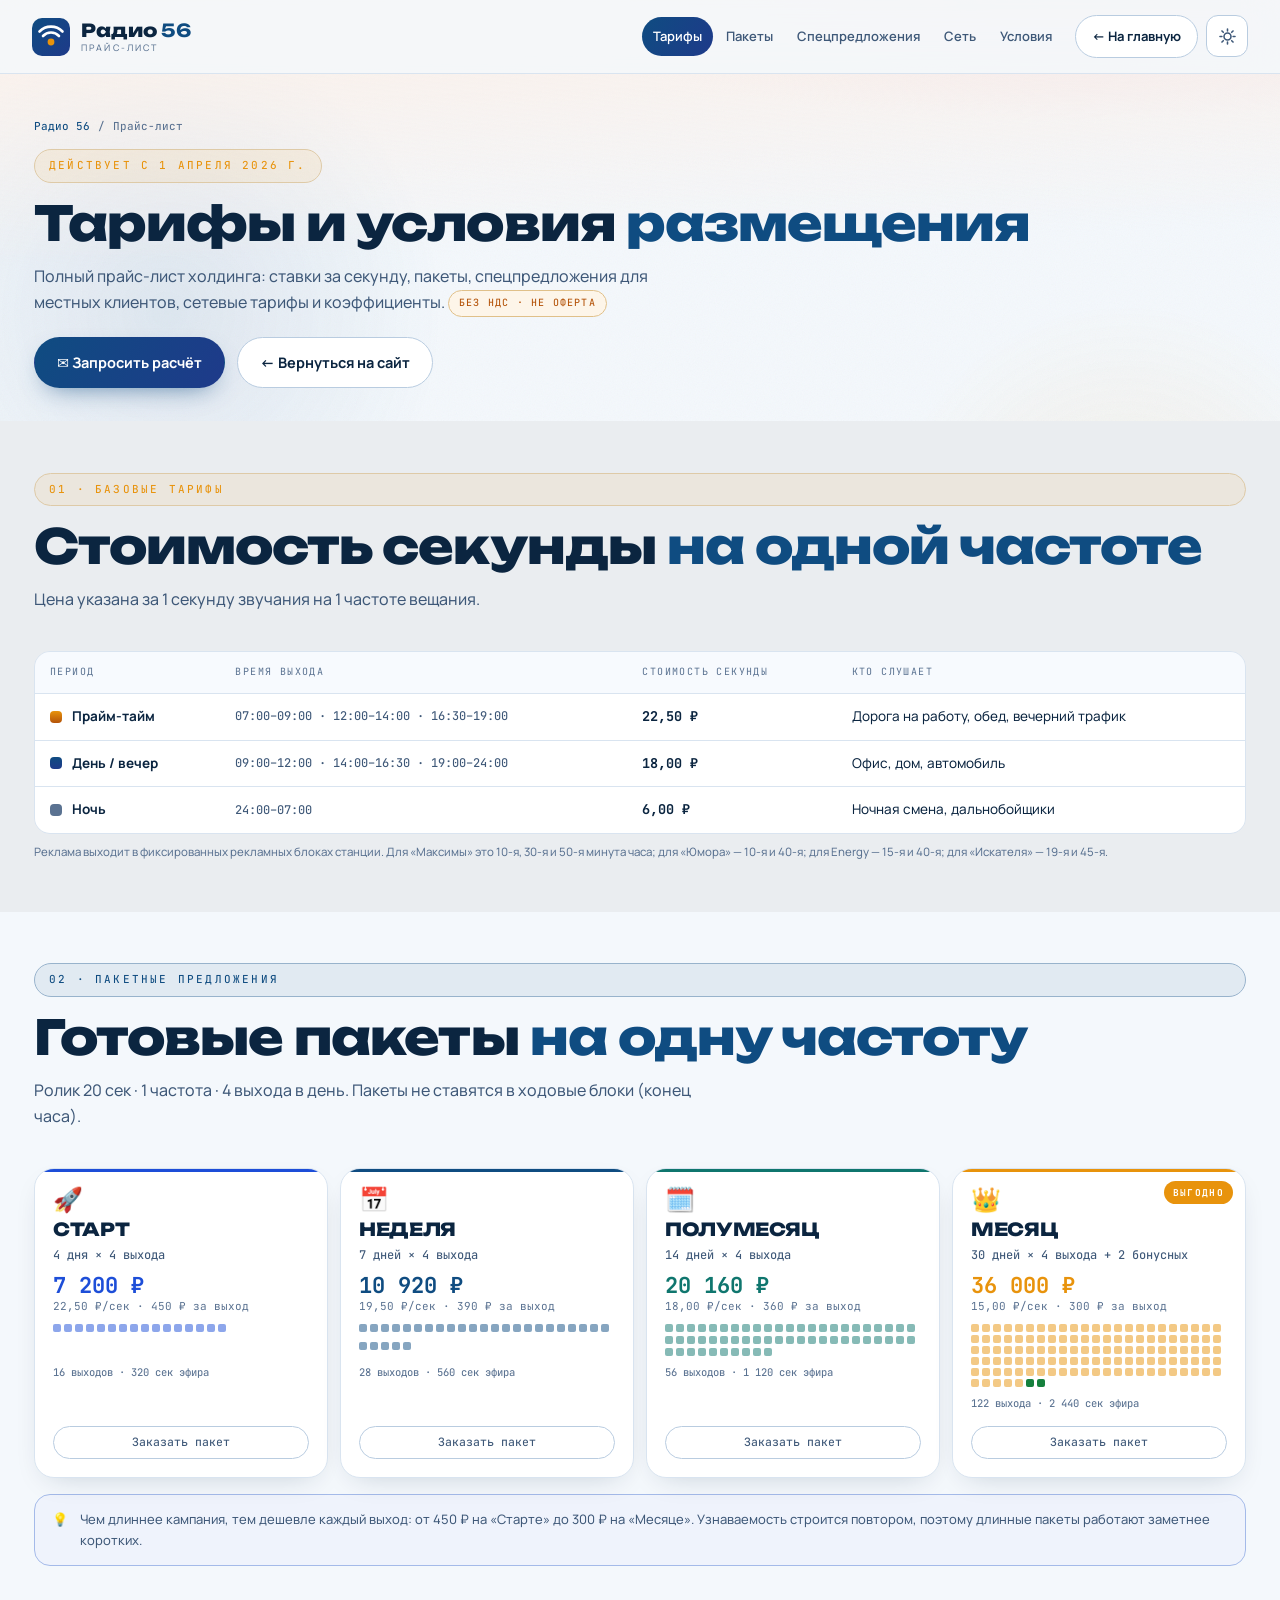
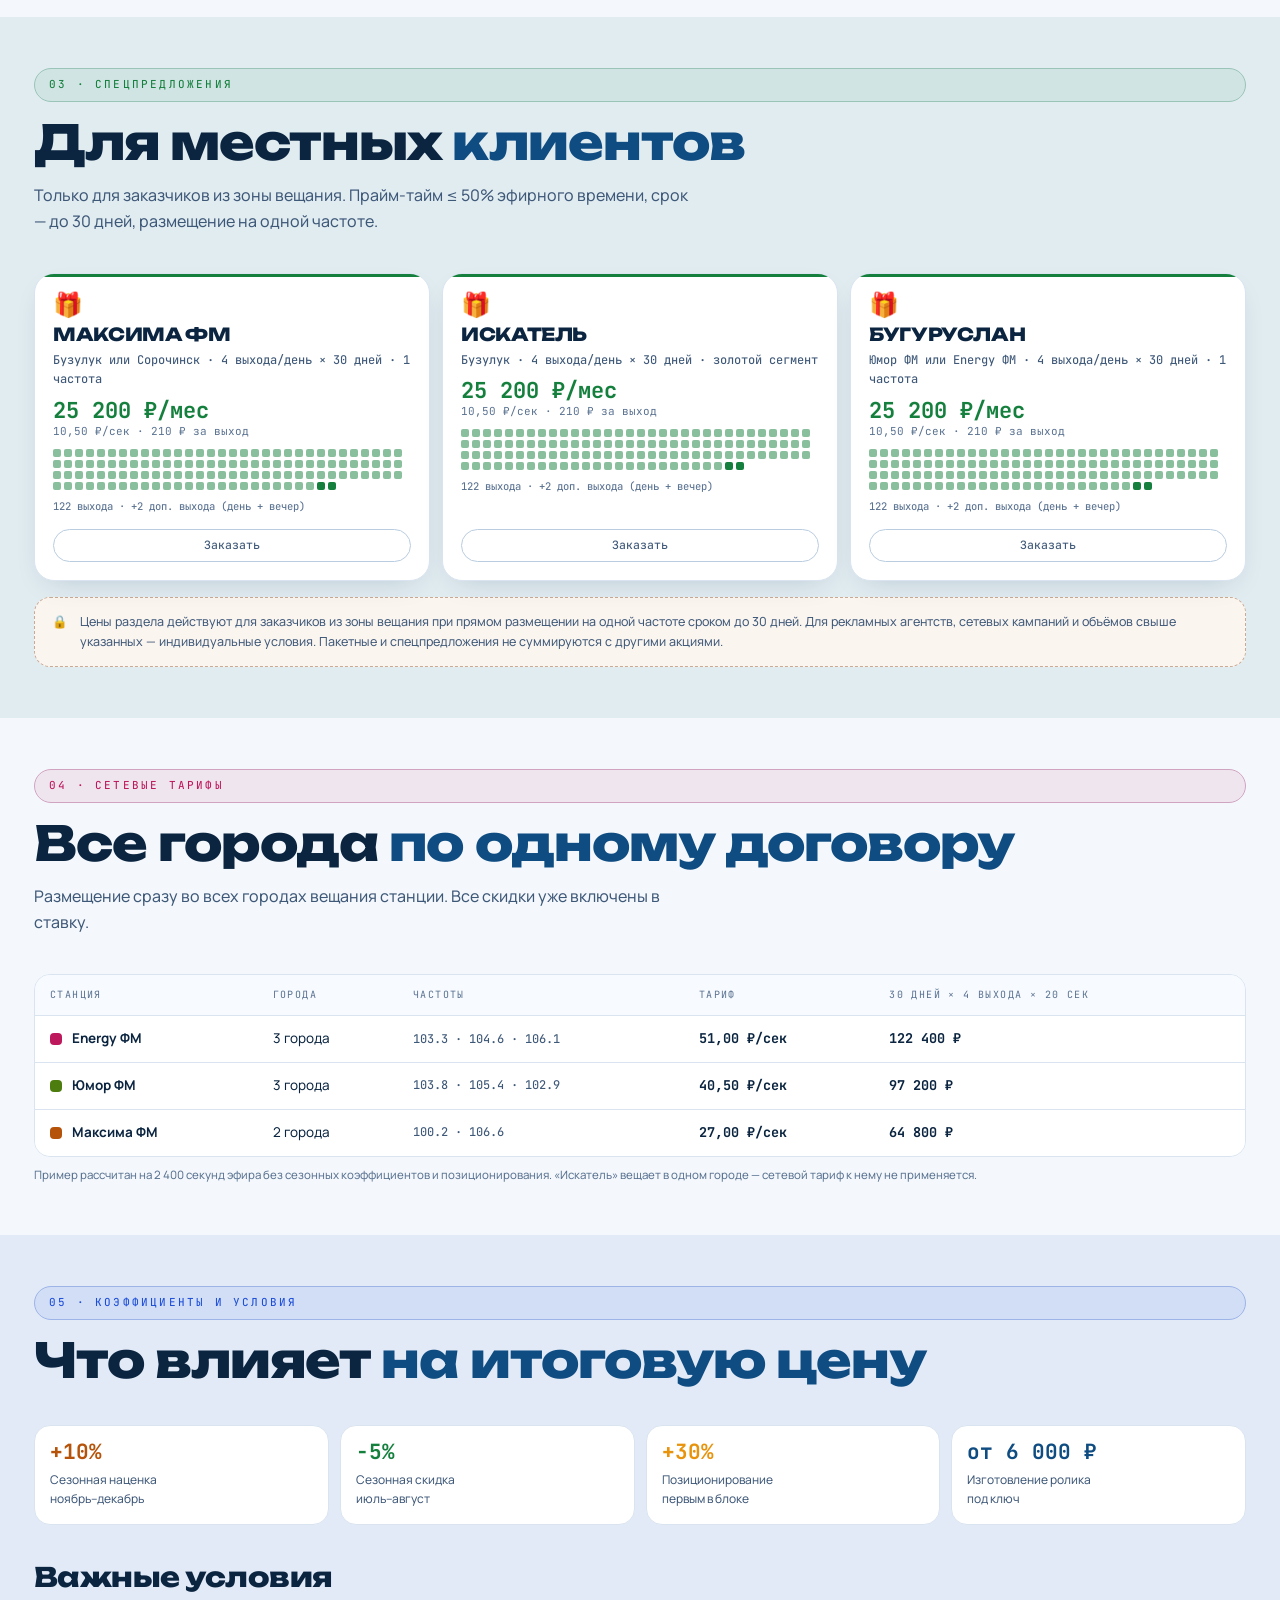
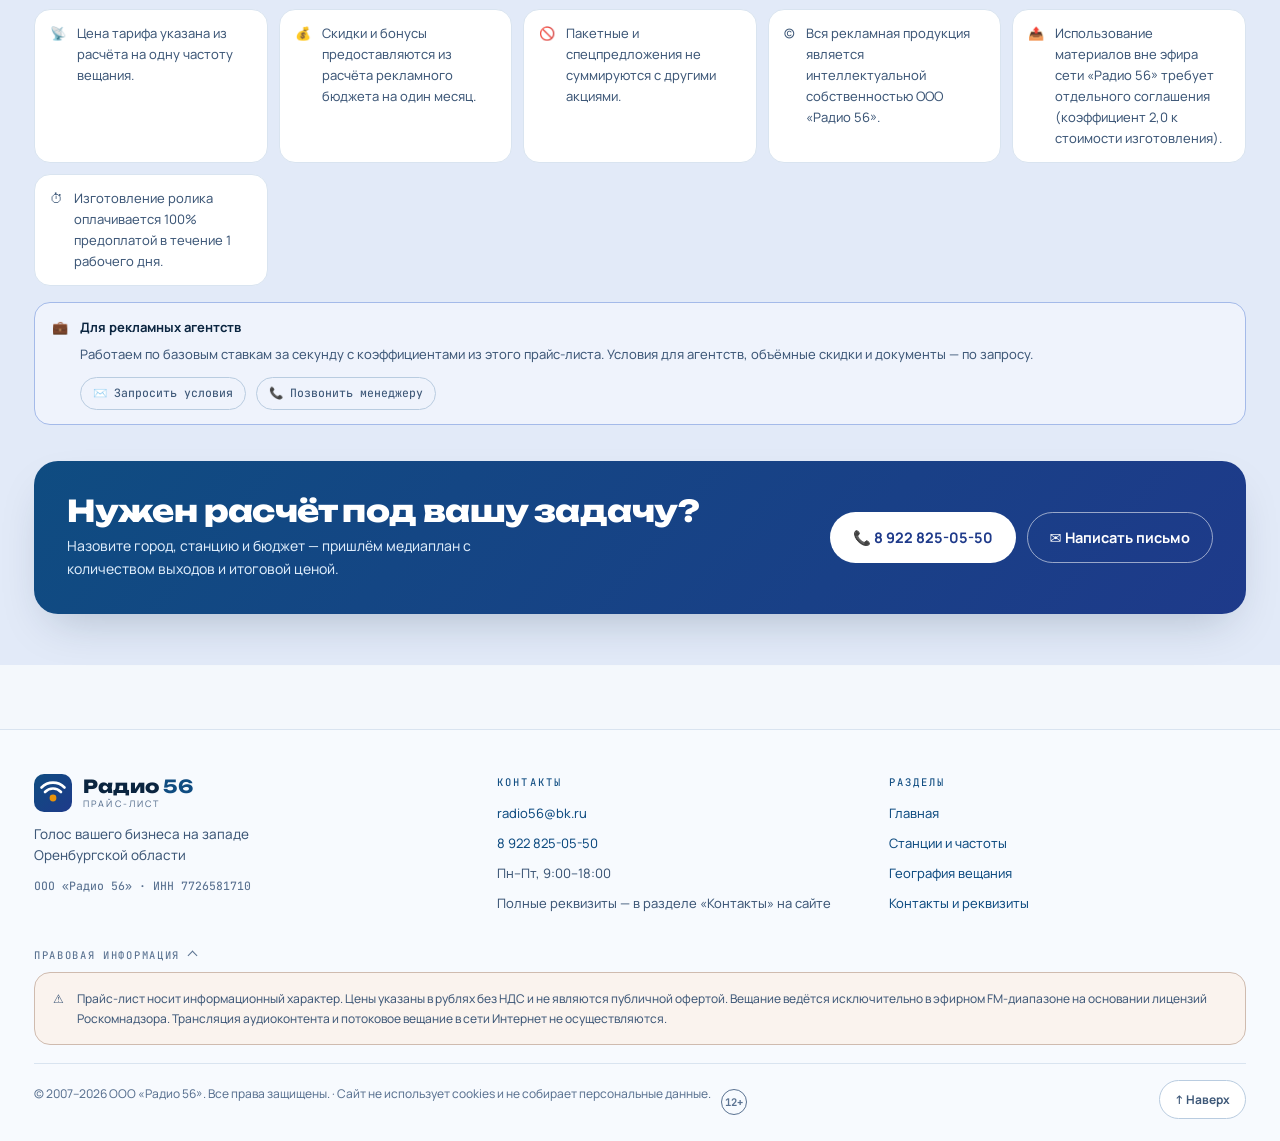
<file: price.html>
<!DOCTYPE html>
<html lang="ru">
<head>
<meta charset="UTF-8">
<meta name="viewport" content="width=device-width, initial-scale=1.0">
<title>Прайс-лист — Радио 56 | Тарифы, пакеты и условия размещения</title>
<meta name="description" content="Полный прайс-лист медиахолдинга «Радио 56»: базовые тарифы за секунду, пакетные предложения, спецпредложения для местных клиентов, сетевые тарифы, коэффициенты и условия размещения.">
<meta name="theme-color" content="#0F4C81">
<meta name="color-scheme" content="light">
<link rel="canonical" href="https://alexbtestdev-cmyk.github.io/radio56-website/price.html">
<meta property="og:type" content="website">
<meta property="og:site_name" content="Радио 56">
<meta property="og:locale" content="ru_RU">
<meta property="og:url" content="https://alexbtestdev-cmyk.github.io/radio56-website/price.html">
<meta property="og:title" content="Прайс-лист — Радио 56">
<meta property="og:description" content="Тарифы за секунду, пакеты, спецпредложения для местных, сетевые тарифы, коэффициенты и условия размещения.">
<meta property="og:image" content="https://alexbtestdev-cmyk.github.io/radio56-website/img/og-cover.jpg">
<meta property="og:image:width" content="1200">
<meta property="og:image:height" content="630">
<meta name="twitter:card" content="summary_large_image">
<meta name="twitter:title" content="Прайс-лист — Радио 56">
<meta name="twitter:description" content="Тарифы, пакеты, спецпредложения и условия размещения на четырёх FM-станциях.">
<meta name="twitter:image" content="https://alexbtestdev-cmyk.github.io/radio56-website/img/og-cover.jpg">
<link rel="icon" href="data:image/svg+xml,%3Csvg xmlns='http://www.w3.org/2000/svg' viewBox='0 0 32 32'%3E%3Crect width='32' height='32' rx='8' fill='%230F4C81'/%3E%3Ccircle cx='16' cy='20' r='3' fill='%23E8930C'/%3E%3Cpath d='M9 15a9 9 0 0 1 14 0M6 11a13 13 0 0 1 20 0' stroke='%23fff' stroke-width='2.4' fill='none' stroke-linecap='round'/%3E%3C/svg%3E">
<link rel="preconnect" href="https://fonts.googleapis.com">
<link rel="preconnect" href="https://fonts.gstatic.com" crossorigin>
<link href="https://fonts.googleapis.com/css2?family=Unbounded:wght@600..800&family=Manrope:wght@400..800&family=JetBrains+Mono:wght@400..700&display=swap" rel="stylesheet">
<link rel="stylesheet" href="css/style.css">
<script type="application/ld+json">
{
  "@context":"https://schema.org",
  "@type":"OfferCatalog",
  "name":"Прайс-лист Радио 56",
  "url":"https://alexbtestdev-cmyk.github.io/radio56-website/price.html",
  "provider":{"@type":"Organization","name":"ООО «Радио 56»","telephone":"+7-922-825-05-50","email":"radio56@bk.ru"},
  "itemListElement":[
    {"@type":"Offer","name":"Старт","description":"4 дня × 4 выхода · ролик 20 сек · 1 частота · 16 выходов","price":"7200","priceCurrency":"RUB"},
    {"@type":"Offer","name":"Неделя","description":"7 дней × 4 выхода · ролик 20 сек · 1 частота · 28 выходов","price":"10920","priceCurrency":"RUB"},
    {"@type":"Offer","name":"Полумесяц","description":"14 дней × 4 выхода · ролик 20 сек · 1 частота · 56 выходов","price":"20160","priceCurrency":"RUB"},
    {"@type":"Offer","name":"Месяц","description":"30 дней × 4 выхода + 2 бонусных · ролик 20 сек · 1 частота · 122 выхода","price":"36000","priceCurrency":"RUB"},
    {"@type":"Offer","name":"Спецпредложение для местных клиентов","description":"4 выхода в день × 30 дней + 2 дополнительных · 1 частота · Максима ФМ, Искатель или Бугуруслан","price":"25200","priceCurrency":"RUB"}
  ]
}
</script>
</head>
<body>
<a class="skip" href="#main">К основному содержимому</a>
<div class="prog" id="prog" aria-hidden="true"></div>
<div class="amb" aria-hidden="true">
  <span class="lay l1"><b class="w1"></b></span>
  <span class="lay l2"><b class="w2"></b></span>
  <span class="lay l3"><b class="w3"></b></span>
  <div class="grain"></div>
</div>

<header class="nav" id="nav">
  <a class="brand" href="index.html" aria-label="Радио 56 — на главную">
    <svg class="bmark" width="38" height="38" viewBox="0 0 38 38" aria-hidden="true"><defs><linearGradient id="bg1" x1="0" y1="0" x2="1" y2="1"><stop offset="0" stop-color="#0F4C81"/><stop offset="1" stop-color="#1E3A8A"/></linearGradient></defs><rect width="38" height="38" rx="10" fill="url(#bg1)"/><circle cx="19" cy="24" r="3.4" fill="#E8930C"/><path d="M11 18a11 11 0 0 1 16 0M7.5 13.5a16 16 0 0 1 23 0" stroke="#fff" stroke-width="2.6" fill="none" stroke-linecap="round"/></svg>
    <span class="btxt"><span class="bname">Радио <b>56</b></span><span class="bsub">Прайс-лист</span></span>
  </a>
  <nav class="nlinks" id="nlinks" aria-label="Разделы прайс-листа">
    <a href="#rates">Тарифы</a>
    <a href="#packs">Пакеты</a>
    <a href="#special">Спецпредложения</a>
    <a href="#network">Сеть</a>
    <a href="#terms">Условия</a>
  </nav>
  <div class="nright">
    <a class="btn bg sm ncta" href="index.html">← На главную</a>
    <a class="pbtn" href="tel:+79228250550" aria-label="Позвонить: 8 922 825-05-50">
      <svg width="18" height="18" viewBox="0 0 24 24" fill="none" stroke="currentColor" stroke-width="2.1" stroke-linecap="round" stroke-linejoin="round" aria-hidden="true"><path d="M6.6 3.5h3l1.5 4-2 1.4a12.5 12.5 0 0 0 6 6l1.4-2 4 1.5v3a2 2 0 0 1-2.2 2A17.5 17.5 0 0 1 4.6 5.7a2 2 0 0 1 2-2.2Z"/></svg>
    </a>
    <button class="tbtn" id="themeBtn" type="button" aria-label="Переключить тему" aria-pressed="false">
      <svg class="sun" width="19" height="19" viewBox="0 0 24 24" fill="none" stroke="currentColor" stroke-width="2" stroke-linecap="round" aria-hidden="true"><circle cx="12" cy="12" r="4.4"/><path d="M12 2.5v2.4M12 19.1v2.4M2.5 12h2.4M19.1 12h2.4M5 5l1.7 1.7M17.3 17.3 19 19M19 5l-1.7 1.7M6.7 17.3 5 19"/></svg>
      <svg class="moon" width="18" height="18" viewBox="0 0 24 24" fill="currentColor" aria-hidden="true"><path d="M20.6 14.6A8.8 8.8 0 0 1 9.4 3.4a9.3 9.3 0 1 0 11.2 11.2Z"/></svg>
    </button>
    <button class="burger" id="burger" type="button" aria-label="Меню" aria-expanded="false" aria-controls="drawer"><i></i><i></i><i></i></button>
  </div>
</header>

<div class="drawer" id="drawer">
  <a class="dl" href="#rates">Базовые тарифы <span>01</span></a>
  <a class="dl" href="#packs">Пакеты <span>02</span></a>
  <a class="dl" href="#special">Спецпредложения <span>03</span></a>
  <a class="dl" href="#network">Сетевые тарифы <span>04</span></a>
  <a class="dl" href="#terms">Условия <span>05</span></a>
  <a class="dl" href="index.html">На главную <span>←</span></a>
  <a class="btn ba" href="tel:+79228250550">📞 8&nbsp;922&nbsp;825-05-50</a>
</div>

<main id="main">
<section class="phead" style="--sec:var(--amber2)">
  <div class="hsky" id="hsky" aria-hidden="true"></div>
  <div class="wrap">
    <div class="crumb"><a href="index.html">Радио 56</a><span>/</span><span>Прайс-лист</span></div>
    <span class="eyebrow">Действует с 1 апреля 2026 г.</span>
    <h1 class="h2" style="margin-top:14px">Тарифы и условия <span class="acc">размещения</span></h1>
    <p class="lead" style="margin-top:14px">Полный прайс-лист холдинга: ставки за секунду, пакеты, спецпредложения для местных клиентов, сетевые тарифы и коэффициенты. <span class="pill">Без НДС · не оферта</span></p>
    <div class="hcta" style="margin-top:20px">
      <a class="btn bp" href="mailto:radio56@bk.ru?subject=%D0%97%D0%B0%D0%BF%D1%80%D0%BE%D1%81%20%D1%80%D0%B0%D1%81%D1%87%D1%91%D1%82%D0%B0%20%D0%BF%D0%BE%20%D0%BF%D1%80%D0%B0%D0%B9%D1%81-%D0%BB%D0%B8%D1%81%D1%82%D1%83">✉️ Запросить расчёт</a>
      <a class="btn bg" href="index.html">← Вернуться на сайт</a>
    </div>
  </div>
</section>

<!-- BASE RATES -->
<section class="sec tight alt" id="rates" style="--sec:var(--amber2)">
  <div class="wrap">
    <div class="shead" data-rv>
      <span class="eyebrow">01 · Базовые тарифы</span>
      <h2 class="h2">Стоимость секунды <span class="acc">на одной частоте</span></h2>
      <p class="lead">Цена указана за 1 секунду звучания на 1 частоте вещания.</p>
    </div>
    <div class="tw" data-rv>
      <table>
        <thead><tr><th>Период</th><th>Время выхода</th><th>Стоимость секунды</th><th>Кто слушает</th></tr></thead>
        <tbody>
          <tr><td data-th="Период"><span class="per"><i style="background:linear-gradient(180deg,var(--amber2),var(--amber))"></i>Прайм-тайм</span></td><td data-th="Время" class="tme">07:00–09:00 · 12:00–14:00 · 16:30–19:00</td><td data-th="Секунда"><b class="price">22,50&nbsp;₽</b></td><td data-th="Аудитория">Дорога на работу, обед, вечерний трафик</td></tr>
          <tr><td data-th="Период"><span class="per"><i style="background:linear-gradient(180deg,var(--prim),var(--prim2))"></i>День / вечер</span></td><td data-th="Время" class="tme">09:00–12:00 · 14:00–16:30 · 19:00–24:00</td><td data-th="Секунда"><b class="price">18,00&nbsp;₽</b></td><td data-th="Аудитория">Офис, дом, автомобиль</td></tr>
          <tr><td data-th="Период"><span class="per"><i style="background:var(--ink3)"></i>Ночь</span></td><td data-th="Время" class="tme">24:00–07:00</td><td data-th="Секунда"><b class="price">6,00&nbsp;₽</b></td><td data-th="Аудитория">Ночная смена, дальнобойщики</td></tr>
        </tbody>
      </table>
    </div>
    <p class="cnote" data-rv style="margin-top:10px">Реклама выходит в фиксированных рекламных блоках станции. Для «Максимы» это 10-я, 30-я и 50-я минута часа; для «Юмора» — 10-я и 40-я; для Energy — 15-я и 40-я; для «Искателя» — 19-я и 45-я.</p>
  </div>
</section>

<!-- PACKS -->
<section class="sec tight" id="packs" style="--sec:var(--prim)">
  <div class="wrap">
    <div class="shead" data-rv>
      <span class="eyebrow">02 · Пакетные предложения</span>
      <h2 class="h2">Готовые пакеты <span class="acc">на одну частоту</span></h2>
      <p class="lead">Ролик 20 сек · 1 частота · 4 выхода в день. Пакеты не ставятся в ходовые блоки (конец часа).</p>
    </div>
    <!-- Цены ×3 — временно, до решения директора по прайсу -->
    <div class="packs">
      <div class="pack" style="--pc:var(--info)" data-rv>
        <div class="pico">🚀</div><h4>СТАРТ</h4><div class="pd">4 дня × 4 выхода</div>
        <div class="pack-price">7&nbsp;200&nbsp;₽<small>22,50&nbsp;₽/сек · 450&nbsp;₽ за выход</small></div>
        <div class="dots" data-dots="16" data-bonus="0"></div><div class="dcap">16 выходов · 320 сек эфира</div>
        <div class="pprice"><a class="req" href="mailto:radio56@bk.ru?subject=%D0%9F%D0%B0%D0%BA%D0%B5%D1%82%20%D0%A1%D0%A2%D0%90%D0%A0%D0%A2">Заказать пакет</a></div>
      </div>
      <div class="pack" style="--pc:var(--prim);--i:1" data-rv>
        <div class="pico">📅</div><h4>НЕДЕЛЯ</h4><div class="pd">7 дней × 4 выхода</div>
        <div class="pack-price">10&nbsp;920&nbsp;₽<small>19,50&nbsp;₽/сек · 390&nbsp;₽ за выход</small></div>
        <div class="dots" data-dots="28" data-bonus="0"></div><div class="dcap">28 выходов · 560 сек эфира</div>
        <div class="pprice"><a class="req" href="mailto:radio56@bk.ru?subject=%D0%9F%D0%B0%D0%BA%D0%B5%D1%82%20%D0%9D%D0%95%D0%94%D0%95%D0%9B%D0%AF">Заказать пакет</a></div>
      </div>
      <div class="pack" style="--pc:var(--st-isk);--i:2" data-rv>
        <div class="pico">🗓️</div><h4>ПОЛУМЕСЯЦ</h4><div class="pd">14 дней × 4 выхода</div>
        <div class="pack-price">20&nbsp;160&nbsp;₽<small>18,00&nbsp;₽/сек · 360&nbsp;₽ за выход</small></div>
        <div class="dots" data-dots="56" data-bonus="0"></div><div class="dcap">56 выходов · 1 120 сек эфира</div>
        <div class="pprice"><a class="req" href="mailto:radio56@bk.ru?subject=%D0%9F%D0%B0%D0%BA%D0%B5%D1%82%20%D0%9F%D0%9E%D0%9B%D0%A3%D0%9C%D0%95%D0%A1%D0%AF%D0%A6">Заказать пакет</a></div>
      </div>
      <div class="pack" style="--pc:var(--amber2);--i:3" data-rv>
        <span class="pflag">Выгодно</span>
        <div class="pico">👑</div><h4>МЕСЯЦ</h4><div class="pd">30 дней × 4 выхода + 2 бонусных</div>
        <div class="pack-price">36&nbsp;000&nbsp;₽<small>15,00&nbsp;₽/сек · 300&nbsp;₽ за выход</small></div>
        <div class="dots" data-dots="120" data-bonus="2"></div><div class="dcap">122 выхода · 2 440 сек эфира</div>
        <div class="pprice"><a class="req" href="mailto:radio56@bk.ru?subject=%D0%9F%D0%B0%D0%BA%D0%B5%D1%82%20%D0%9C%D0%95%D0%A1%D0%AF%D0%A6">Заказать пакет</a></div>
      </div>
    </div>
    <div class="note" data-rv><span>💡</span><span>Чем длиннее кампания, тем дешевле каждый выход: от 450&nbsp;₽ на «Старте» до 300&nbsp;₽ на «Месяце». Узнаваемость строится повтором, поэтому длинные пакеты работают заметнее коротких.</span></div>
  </div>
</section>

<!-- SPECIAL -->
<section class="sec tight alt" id="special" style="--sec:var(--ok)">
  <div class="wrap">
    <div class="shead" data-rv>
      <span class="eyebrow">03 · Спецпредложения</span>
      <h2 class="h2">Для местных <span class="acc">клиентов</span></h2>
      <p class="lead">Только для заказчиков из зоны вещания. Прайм-тайм ≤ 50% эфирного времени, срок — до 30 дней, размещение на одной частоте.</p>
    </div>
    <div class="packs">
      <div class="pack" style="--pc:var(--ok)" data-rv>
        <div class="pico">🎁</div><h4>МАКСИМА ФМ</h4><div class="pd">Бузулук или Сорочинск · 4 выхода/день × 30 дней · 1 частота</div>
        <div class="pack-price">25&nbsp;200&nbsp;₽/мес<small>10,50&nbsp;₽/сек · 210&nbsp;₽ за выход</small></div>
        <div class="dots" data-dots="120" data-bonus="2"></div>
        <div class="dcap">122 выхода · +2 доп. выхода (день + вечер)</div>
        <div class="pprice"><a class="req" href="mailto:radio56@bk.ru?subject=%D0%A1%D0%BF%D0%B5%D1%86%D0%BF%D1%80%D0%B5%D0%B4%D0%BB%D0%BE%D0%B6%D0%B5%D0%BD%D0%B8%D0%B5%20%D0%9C%D0%B0%D0%BA%D1%81%D0%B8%D0%BC%D0%B0">Заказать</a></div>
      </div>
      <div class="pack" style="--pc:var(--ok);--i:1" data-rv>
        <div class="pico">🎁</div><h4>ИСКАТЕЛЬ</h4><div class="pd">Бузулук · 4 выхода/день × 30 дней · золотой сегмент</div>
        <div class="pack-price">25&nbsp;200&nbsp;₽/мес<small>10,50&nbsp;₽/сек · 210&nbsp;₽ за выход</small></div>
        <div class="dots" data-dots="120" data-bonus="2"></div>
        <div class="dcap">122 выхода · +2 доп. выхода (день + вечер)</div>
        <div class="pprice"><a class="req" href="mailto:radio56@bk.ru?subject=%D0%A1%D0%BF%D0%B5%D1%86%D0%BF%D1%80%D0%B5%D0%B4%D0%BB%D0%BE%D0%B6%D0%B5%D0%BD%D0%B8%D0%B5%20%D0%98%D1%81%D0%BA%D0%B0%D1%82%D0%B5%D0%BB%D1%8C">Заказать</a></div>
      </div>
      <div class="pack" style="--pc:var(--ok);--i:2" data-rv>
        <div class="pico">🎁</div><h4>БУГУРУСЛАН</h4><div class="pd">Юмор ФМ или Energy ФМ · 4 выхода/день × 30 дней · 1 частота</div>
        <div class="pack-price">25&nbsp;200&nbsp;₽/мес<small>10,50&nbsp;₽/сек · 210&nbsp;₽ за выход</small></div>
        <div class="dots" data-dots="120" data-bonus="2"></div>
        <div class="dcap">122 выхода · +2 доп. выхода (день + вечер)</div>
        <div class="pprice"><a class="req" href="mailto:radio56@bk.ru?subject=%D0%A1%D0%BF%D0%B5%D1%86%D0%BF%D1%80%D0%B5%D0%B4%D0%BB%D0%BE%D0%B6%D0%B5%D0%BD%D0%B8%D0%B5%20%D0%91%D1%83%D0%B3%D1%83%D1%80%D1%83%D1%81%D0%BB%D0%B0%D0%BD">Заказать</a></div>
      </div>
    </div>
    <div class="firewall" data-rv><span>🔒</span><span>Цены раздела действуют для заказчиков из зоны вещания при прямом размещении на одной частоте сроком до 30 дней. Для рекламных агентств, сетевых кампаний и объёмов свыше указанных — индивидуальные условия. Пакетные и спецпредложения не суммируются с другими акциями.</span></div>
  </div>
</section>

<!-- NETWORK -->
<section class="sec tight" id="network" style="--sec:var(--st-enr)">
  <div class="wrap">
    <div class="shead" data-rv>
      <span class="eyebrow">04 · Сетевые тарифы</span>
      <h2 class="h2">Все города <span class="acc">по одному договору</span></h2>
      <p class="lead">Размещение сразу во всех городах вещания станции. Все скидки уже включены в ставку.</p>
    </div>
    <div class="tw" data-rv>
      <table>
        <thead><tr><th>Станция</th><th>Города</th><th>Частоты</th><th>Тариф</th><th>30 дней × 4 выхода × 20 сек</th></tr></thead>
        <tbody>
          <tr><td data-th="Станция"><span class="per"><i style="background:var(--st-enr)"></i>Energy ФМ</span></td><td data-th="Города">3 города</td><td data-th="Частоты" class="tme">103.3 · 104.6 · 106.1</td><td data-th="Тариф"><b class="price">51,00&nbsp;₽/сек</b></td><td data-th="Пример"><b class="price">122&nbsp;400&nbsp;₽</b></td></tr>
          <tr><td data-th="Станция"><span class="per"><i style="background:var(--st-hum)"></i>Юмор ФМ</span></td><td data-th="Города">3 города</td><td data-th="Частоты" class="tme">103.8 · 105.4 · 102.9</td><td data-th="Тариф"><b class="price">40,50&nbsp;₽/сек</b></td><td data-th="Пример"><b class="price">97&nbsp;200&nbsp;₽</b></td></tr>
          <tr><td data-th="Станция"><span class="per"><i style="background:var(--st-max)"></i>Максима ФМ</span></td><td data-th="Города">2 города</td><td data-th="Частоты" class="tme">100.2 · 106.6</td><td data-th="Тариф"><b class="price">27,00&nbsp;₽/сек</b></td><td data-th="Пример"><b class="price">64&nbsp;800&nbsp;₽</b></td></tr>
        </tbody>
      </table>
    </div>
    <p class="cnote" data-rv style="margin-top:10px">Пример рассчитан на 2 400 секунд эфира без сезонных коэффициентов и позиционирования. «Искатель» вещает в одном городе — сетевой тариф к нему не применяется.</p>
  </div>
</section>

<!-- TERMS -->
<section class="sec tight alt" id="terms" style="--sec:var(--info)">
  <div class="wrap">
    <div class="shead" data-rv>
      <span class="eyebrow">05 · Коэффициенты и условия</span>
      <h2 class="h2">Что влияет <span class="acc">на итоговую цену</span></h2>
    </div>
    <div class="coefs" data-rv>
      <div class="coef" style="--cc:var(--warn)"><b>+10%</b><span>Сезонная наценка<br>ноябрь–декабрь</span></div>
      <div class="coef" style="--cc:var(--ok)"><b>−5%</b><span>Сезонная скидка<br>июль–август</span></div>
      <div class="coef" style="--cc:var(--amber2)"><b>+30%</b><span>Позиционирование<br>первым в блоке</span></div>
      <div class="coef" style="--cc:var(--prim)"><b>от 6&nbsp;000&nbsp;₽</b><span>Изготовление ролика<br>под ключ</span></div>
    </div>

    <h3 class="h3" data-rv style="margin-top:clamp(26px,3vw,40px)">Важные условия</h3>
    <div class="nbs">
      <div class="nb" data-rv><span>📡</span><span>Цена тарифа указана из расчёта на одну частоту вещания.</span></div>
      <div class="nb" data-rv><span>💰</span><span>Скидки и бонусы предоставляются из расчёта рекламного бюджета на один месяц.</span></div>
      <div class="nb" data-rv><span>🚫</span><span>Пакетные и спецпредложения не суммируются с другими акциями.</span></div>
      <div class="nb" data-rv><span>©</span><span>Вся рекламная продукция является интеллектуальной собственностью ООО «Радио 56».</span></div>
      <div class="nb" data-rv><span>📤</span><span>Использование материалов вне эфира сети «Радио 56» требует отдельного соглашения (коэффициент 2,0 к стоимости изготовления).</span></div>
      <div class="nb" data-rv><span>⏱</span><span>Изготовление ролика оплачивается 100% предоплатой в течение 1 рабочего дня.</span></div>
    </div>

    <div class="note" data-rv>
      <span>💼</span>
      <div>
        <b style="color:var(--ink)">Для рекламных агентств</b>
        <p style="margin-top:6px">Работаем по базовым ставкам за секунду с коэффициентами из этого прайс-листа. Условия для агентств, объёмные скидки и документы — по запросу.</p>
        <div style="display:flex;gap:10px;flex-wrap:wrap;margin-top:12px">
          <a class="req" href="mailto:radio56@bk.ru?subject=%D0%A3%D1%81%D0%BB%D0%BE%D0%B2%D0%B8%D1%8F%20%D0%B4%D0%BB%D1%8F%20%D0%B0%D0%B3%D0%B5%D0%BD%D1%82%D1%81%D1%82%D0%B2">✉️ Запросить условия</a>
          <a class="req" href="tel:+79228250550">📞 Позвонить менеджеру</a>
        </div>
      </div>
    </div>

    <div class="ctaband" data-rv>
      <div>
        <h3>Нужен расчёт под вашу задачу?</h3>
        <p>Назовите город, станцию и бюджет — пришлём медиаплан с количеством выходов и итоговой ценой.</p>
      </div>
      <div class="acts">
        <a class="btn w" href="tel:+79228250550">📞 8&nbsp;922&nbsp;825-05-50</a>
        <a class="btn o" href="mailto:radio56@bk.ru?subject=%D0%97%D0%B0%D0%BF%D1%80%D0%BE%D1%81%20%D1%80%D0%B0%D1%81%D1%87%D1%91%D1%82%D0%B0%20%D0%BF%D0%BE%20%D0%BF%D1%80%D0%B0%D0%B9%D1%81-%D0%BB%D0%B8%D1%81%D1%82%D1%83">✉️ Написать письмо</a>
      </div>
    </div>
  </div>
</section>
</main>

<footer>
  <div class="wrap">
    <div class="fg">
      <div>
        <a class="brand" href="index.html">
          <svg class="bmark" width="38" height="38" viewBox="0 0 38 38" aria-hidden="true"><rect width="38" height="38" rx="10" fill="url(#bg1)"/><circle cx="19" cy="24" r="3.4" fill="#E8930C"/><path d="M11 18a11 11 0 0 1 16 0M7.5 13.5a16 16 0 0 1 23 0" stroke="#fff" stroke-width="2.6" fill="none" stroke-linecap="round"/></svg>
          <span class="btxt"><span class="bname">Радио <b>56</b></span><span class="bsub">Прайс-лист</span></span>
        </a>
        <p class="ftag">Голос вашего бизнеса на западе Оренбургской области</p>
        <p class="fmini">ООО «Радио 56» · ИНН 7726581710</p>
      </div>
      <div>
        <div class="fh">Контакты</div>
        <div class="fl">
          <a href="mailto:radio56@bk.ru">radio56@bk.ru</a>
          <a href="tel:+79228250550">8&nbsp;922&nbsp;825-05-50</a>
          <span>Пн–Пт, 9:00–18:00</span>
          <span>Полные реквизиты — в разделе «Контакты» на сайте</span>
        </div>
      </div>
      <div>
        <div class="fh">Разделы</div>
        <div class="fl">
          <a href="index.html">Главная</a>
          <a href="index.html#stations">Станции и частоты</a>
          <a href="index.html#geography">География вещания</a>
          <a href="index.html#contacts">Контакты и реквизиты</a>
        </div>
      </div>
    </div>
    <details class="fold disc-d" open>
      <summary>Правовая информация</summary>
      <div class="disc"><span>⚠</span><span>Прайс-лист носит информационный характер. Цены указаны в рублях без НДС и не являются публичной офертой. Вещание ведётся исключительно в эфирном FM-диапазоне на основании лицензий Роскомнадзора. Трансляция аудиоконтента и потоковое вещание в сети Интернет не осуществляются.</span></div>
    </details>
    <div class="fbot">
      <span>© 2007–2026 ООО «Радио 56». Все права защищены. · Сайт не использует cookies и не собирает персональные данные. <span class="age" aria-label="Информационная продукция для детей старше двенадцати лет">12+</span></span>
      <button class="top" type="button" data-act="top">↑ Наверх</button>
    </div>
  </div>
</footer>

<div class="toasts" id="toasts" aria-live="polite"></div>
<script src="js/main.js" defer></script>
</body>
</html>
</file>
<file: css/style.css>
@property --skyA{syntax:'<color>';inherits:true;initial-value:#EAF4FF}
@property --skyB{syntax:'<color>';inherits:true;initial-value:#DCEBFA}
@property --prog-c{syntax:'<color>';inherits:true;initial-value:#E8930C}

:root{
color-scheme:light;
--bg:#F4F8FC;--bg2:#EAF1F9;--card:#FFFFFF;--card2:#F7FAFE;
--ink:#0B2540;--ink2:#3E5878;--ink3:#5A7291;
--line:#D9E4F0;--line2:#B9CCE0;
--prim:#0F4C81;--prim2:#1E3A8A;--psoft:rgba(15,76,129,.08);
--amber:#B45309;--amber2:#E8930C;
--st-max:#B45309;--st-hum:#4D7C0F;--st-enr:#BE185D;--st-isk:#0F766E;
--ok:#15803D;--warn:#B45309;--danger:#B91C1C;--info:#1D4ED8;
--sel:#B45309;--sec:#0F4C81;--prog-c:#E8930C;
--sh:0 10px 30px -14px rgba(11,37,64,.22);--sh2:0 20px 48px -18px rgba(11,37,64,.26);
--nav:74px;--maxw:1280px;
--fd:'Unbounded','Manrope',system-ui,'Segoe UI',sans-serif;
--fb:'Manrope',system-ui,'Segoe UI',Roboto,sans-serif;
--fm:'JetBrains Mono',ui-monospace,Consolas,monospace;
--e-out:cubic-bezier(.2,.8,.25,1);
--e-spring:cubic-bezier(.34,1.42,.64,1);
--t-fast:120ms;--t-mid:240ms;--t-slow:420ms;--t-long:700ms;
transition:--skyA .9s ease,--skyB .9s ease,--prog-c .5s linear;
}
:root[data-theme=dark]{
color-scheme:dark;
--bg:#0B1526;--bg2:#0C1E36;--card:#12233C;--card2:#0F1E33;
--ink:#E6EEF7;--ink2:#A9BDD6;--ink3:#8CA3BF;
--line:#22385A;--line2:#31507C;
--prim:#4E8FCB;--prim2:#2A5E9E;--psoft:rgba(78,143,203,.14);
--amber:#FFB020;--amber2:#FF8A18;
--st-max:#FFB020;--st-hum:#B4FF39;--st-enr:#FF6FD8;--st-isk:#22E0AC;
--ok:#34E27A;--warn:#FFB020;--danger:#FF6472;--info:#6BB6FF;
--sel:#FFB020;
--sh:0 14px 40px -18px rgba(0,0,0,.6);--sh2:0 24px 56px -20px rgba(0,0,0,.7);
}
*,::before,*::after{box-sizing:border-box}
[hidden]{display:none!important}
html,body{overflow-x:clip}
html{scroll-behavior:smooth}
body{margin:0;background:var(--bg);color:var(--ink);font:450 16px/1.62 var(--fb);-webkit-font-smoothing:antialiased;transition:background .35s,color .35s}
body.lock{overflow:hidden}
h1,h2,h3,h4,h5{font-family:var(--fd);font-weight:800;line-height:1.1;margin:0;letter-spacing:-.02em}
p{margin:0}
a{color:var(--prim);text-decoration:none}
a:hover{color:var(--amber2)}
button,input,select{font:inherit;color:inherit}
svg,canvas,img{max-width:100%}
img.station-logo{display:block;flex-shrink:0;object-fit:contain}
::selection{background:var(--prim);color:#fff}
:focus-visible{outline:2px solid var(--prim);outline-offset:3px;border-radius:6px}
*{scrollbar-width:thin;scrollbar-color:var(--prim) var(--bg2)}
::-webkit-scrollbar{width:12px;height:10px}
::-webkit-scrollbar-track{background:var(--bg2)}
::-webkit-scrollbar-thumb{background:linear-gradient(180deg,var(--prim),var(--prim2));border-radius:99px;border:3px solid var(--bg2)}
::-webkit-scrollbar-thumb:hover{background:var(--amber2)}
.strail::-webkit-scrollbar-track{background:var(--card2)}
.strail::-webkit-scrollbar-thumb{border-color:var(--card2)}
.skip{position:absolute;left:-9999px;top:0;z-index:200;padding:12px 18px;border-radius:0 0 12px 0;background:var(--prim);color:#fff;font-weight:700}
.skip:focus{left:0;color:#fff}
.wrap{max-width:var(--maxw);margin:0 auto;padding:0 clamp(16px,3.4vw,34px)}
.sec{padding:clamp(54px,6.6vw,100px) 0;position:relative}
.sec.tight{padding:clamp(34px,4vw,60px) 0}
.sec.alt{background:color-mix(in srgb,var(--sec) 4%,var(--bg2))}
section{scroll-margin-top:calc(var(--nav) + 16px)}
.lead{color:var(--ink2);font-size:clamp(15px,1.25vw,18px);max-width:66ch}
.h2{font-size:clamp(26px,3.9vw,48px)}
.h3{font-size:clamp(19px,2.1vw,27px)}
.h3row{display:flex;align-items:center;gap:12px;flex-wrap:wrap}
.acc{color:var(--prim)}
.price{font-family:var(--fm);font-variant-numeric:tabular-nums;white-space:nowrap}
.pill{display:inline-block;font-family:var(--fm);font-size:10px;letter-spacing:.12em;text-transform:uppercase;color:var(--amber);border:1px solid color-mix(in srgb,var(--amber2) 45%,var(--line));background:color-mix(in srgb,var(--amber2) 9%,var(--card));border-radius:99px;padding:4px 10px;white-space:nowrap;vertical-align:middle}
.eyebrow{display:inline-flex;align-items:center;gap:9px;font-family:var(--fm);font-size:11px;letter-spacing:.2em;text-transform:uppercase;color:var(--sec);padding:7px 14px;border:1px solid color-mix(in srgb,var(--sec) 32%,var(--line));border-radius:99px;background:color-mix(in srgb,var(--sec) 8%,transparent)}
.shead{display:flex;flex-direction:column;gap:14px;margin-bottom:clamp(22px,3vw,40px)}
.btn{display:inline-flex;align-items:center;justify-content:center;gap:9px;padding:13px 22px;border-radius:99px;border:1px solid transparent;cursor:pointer;font-size:14.5px;font-weight:700;transition:transform var(--t-fast) var(--e-spring),background var(--t-mid),border-color var(--t-mid),color var(--t-mid);text-align:center}
.btn:hover{transform:translateY(-2px)}
.btn:active{transform:scale(.985)}
.bp{background:linear-gradient(120deg,var(--prim),var(--prim2));color:#fff;box-shadow:0 10px 26px -12px rgba(15,76,129,.7)}
.bp:hover{color:#fff}
.bg{background:var(--card);border-color:var(--line2);color:var(--ink)}
.bg:hover{border-color:var(--prim);color:var(--prim)}
.ba{background:linear-gradient(120deg,var(--amber2),var(--amber));color:#fff;box-shadow:0 10px 26px -12px rgba(232,147,12,.6)}
.ba:hover{color:#fff}
.sm{padding:10px 16px;font-size:13px}
[data-rv]{transition:opacity var(--t-long) var(--e-out),transform var(--t-long) var(--e-out);transition-delay:calc(var(--i,0)*70ms)}
[data-rv].rvh{opacity:0;transform:translateY(22px)}
@keyframes riseIn{from{opacity:0;transform:translateY(14px)}to{opacity:1;transform:none}}
@keyframes lineUp{from{transform:translateY(106%)}to{transform:none}}
@keyframes popIn{from{opacity:0;transform:scale(.55)}to{opacity:1;transform:none}}
.ent{animation:riseIn var(--t-long) var(--e-out) backwards;animation-delay:var(--d,0ms)}
.hero-title{font-size:clamp(30px,4.7vw,62px);margin:16px 0 0}
.hero-title .ln{display:block;overflow:hidden;padding-bottom:.09em;margin-bottom:-.09em}
.hero-title .ln>span{display:block;animation:lineUp var(--t-long) var(--e-out) backwards;animation-delay:var(--d,0ms)}
.hero-title em{font-style:normal;color:var(--prim)}
.amb{position:fixed;inset:0;z-index:0;pointer-events:none;overflow:hidden}
.amb .lay{position:absolute;inset:0;will-change:transform}
.amb b{position:absolute;border-radius:50%;opacity:.55;mix-blend-mode:multiply;display:block}
:root[data-theme=dark] .amb b{mix-blend-mode:screen;opacity:.22}
.amb .w1{width:46vw;height:46vw;left:-10vw;top:2vh;background:radial-gradient(circle,rgba(15,76,129,.18),transparent 66%);animation:f1 28s ease-in-out infinite alternate}
.amb .w2{width:40vw;height:40vw;right:-8vw;top:32vh;background:radial-gradient(circle,rgba(232,147,12,.16),transparent 66%);animation:f2 32s ease-in-out infinite alternate}
.amb .w3{width:36vw;height:36vw;left:32vw;bottom:-14vh;background:radial-gradient(circle,rgba(15,118,110,.14),transparent 66%);animation:f3 24s ease-in-out infinite alternate}
@keyframes f1{to{transform:translate3d(6vw,4vh,0) scale(1.14)}}
@keyframes f2{to{transform:translate3d(-5vw,-6vh,0) scale(1.1)}}
@keyframes f3{to{transform:translate3d(4vw,-4vh,0) scale(1.18)}}
.grain{position:absolute;inset:0;opacity:.05;mix-blend-mode:overlay;background-image:url("data:image/svg+xml,%3Csvg xmlns='http://www.w3.org/2000/svg' width='200' height='200'%3E%3Cfilter id='n'%3E%3CfeTurbulence type='fractalNoise' baseFrequency='.85' numOctaves='4' stitchTiles='stitch'/%3E%3C/filter%3E%3Crect width='200' height='200' filter='url(%23n)'/%3E%3C/svg%3E")}
.prog{position:fixed;top:0;left:0;height:3px;z-index:120;width:0;background:linear-gradient(90deg,var(--prim),var(--prog-c))}
.nav{position:fixed;top:0;left:0;right:0;height:var(--nav);z-index:100;display:flex;align-items:center;gap:12px;padding:0 clamp(14px,3vw,32px);background:var(--bg);border-bottom:1px solid var(--line);transition:box-shadow .3s}
@supports (backdrop-filter:blur(4px)){.nav{background:color-mix(in srgb,var(--bg) 84%,transparent);backdrop-filter:blur(16px) saturate(1.2)}}
.nav.stuck{box-shadow:var(--sh)}
.brand{display:flex;align-items:center;gap:11px;flex:0 0 auto;min-width:0}
.bmark{width:38px;height:38px;flex:0 0 auto}
.btxt{display:flex;flex-direction:column;line-height:1;min-width:0}
.bname{font-family:var(--fd);font-weight:800;font-size:18px;color:var(--ink)}
.bname b{color:var(--prim)}
.bsub{font-size:9px;letter-spacing:.24em;color:var(--ink3);text-transform:uppercase;margin-top:4px}
.nlinks{display:flex;gap:2px;margin-left:auto;min-width:0}
.nlinks a{padding:9px 11px;border-radius:99px;font-size:13px;font-weight:600;color:var(--ink2);transition:color var(--t-mid),background var(--t-mid);white-space:nowrap}
.nlinks a:hover{color:var(--ink);background:var(--psoft)}
.nlinks a.act{color:#fff;background:linear-gradient(120deg,var(--prim),var(--prim2))}
.nright{display:flex;align-items:center;gap:8px;flex:0 0 auto}
.pbtn{display:none;width:42px;height:42px;border-radius:12px;background:linear-gradient(120deg,var(--amber2),var(--amber));color:#fff;place-items:center;flex:0 0 auto;box-shadow:0 8px 20px -12px rgba(232,147,12,.8)}
.pbtn:hover{color:#fff}
.tbtn{width:42px;height:42px;border-radius:12px;background:var(--card);border:1px solid var(--line2);cursor:pointer;display:grid;place-items:center;transition:border-color var(--t-mid),color var(--t-mid),transform var(--t-fast) var(--e-spring);color:var(--ink2)}
.tbtn:hover{border-color:var(--prim);color:var(--prim);transform:translateY(-1px)}
.tbtn .moon{display:none}
:root[data-theme=dark] .tbtn .sun{display:none}
:root[data-theme=dark] .tbtn .moon{display:block}
.burger{display:none;width:42px;height:42px;border-radius:12px;background:var(--card);border:1px solid var(--line2);cursor:pointer;flex-direction:column;align-items:center;justify-content:center;gap:4px;flex-shrink:0}
.burger i{width:18px;height:2px;background:var(--ink);border-radius:2px;transition:transform var(--t-mid) var(--e-out),opacity var(--t-fast);display:block}
body.menu .burger i:nth-child(1){transform:translateY(6px) rotate(45deg)}
body.menu .burger i:nth-child(2){opacity:0}
body.menu .burger i:nth-child(3){transform:translateY(-6px) rotate(-45deg)}
.drawer{position:fixed;inset:var(--nav) 0 0;z-index:99;background:var(--bg);padding:20px clamp(18px,5vw,40px) 40px;display:flex;flex-direction:column;gap:2px;transform:translateY(-12px);opacity:0;pointer-events:none;transition:transform var(--t-slow) var(--e-out),opacity var(--t-mid);overflow-y:auto}
body.menu .drawer{transform:none;opacity:1;pointer-events:auto}
.drawer a.dl{font-family:var(--fd);font-size:21px;font-weight:600;color:var(--ink);padding:14px 0;border-bottom:1px solid var(--line);display:flex;justify-content:space-between;align-items:center}
.drawer a.dl span{font-family:var(--fm);font-size:12px;color:var(--prim)}
.drawer .btn{margin-top:14px}
main{position:relative;z-index:2}
.hero{padding-top:calc(var(--nav) + clamp(24px,3.6vw,50px));position:relative;overflow:hidden}
.phead{padding-top:calc(var(--nav) + clamp(26px,3.4vw,48px));padding-bottom:clamp(20px,2.6vw,34px);position:relative;overflow:hidden}
.crumb{display:flex;align-items:center;gap:8px;font-family:var(--fm);font-size:11px;color:var(--ink3);margin-bottom:14px}
.crumb a{color:var(--prim)}
.hsky{position:absolute;inset:-12% 0 0;z-index:-1;background:linear-gradient(178deg,var(--skyA),transparent 62%),radial-gradient(70% 46% at 84% 6%,var(--skyB),transparent 66%);will-change:transform}
.hgrid{display:grid;grid-template-columns:minmax(0,1fr) minmax(0,1.04fr);gap:clamp(24px,3.2vw,50px);align-items:start}
.hstats{display:grid;grid-template-columns:repeat(4,minmax(0,1fr));gap:10px;margin-top:22px}
.chip{display:flex;flex-direction:column;gap:2px;padding:12px 16px;border-radius:14px;background:var(--card);border:1px solid var(--line);box-shadow:var(--sh);min-width:0}
.chip b{font-family:var(--fm);font-variant-numeric:tabular-nums;font-size:clamp(18px,2.2vw,21px);line-height:1.1;color:var(--prim)}
.chip span{font-size:10.5px;letter-spacing:.12em;text-transform:uppercase;color:var(--ink3);overflow-wrap:anywhere}
.hcta{display:flex;flex-wrap:wrap;gap:12px;margin-top:24px}
.selbox{background:var(--card);border:1px solid var(--line2);border-radius:24px;box-shadow:var(--sh2);padding:clamp(15px,1.9vw,24px);position:relative;overflow:hidden;min-width:0}
.selbox::before{content:'';position:absolute;left:0;right:0;top:0;height:3px;background:var(--sel);transition:background var(--t-slow)}
.selhead{display:flex;justify-content:space-between;align-items:center;gap:10px;flex-wrap:wrap;margin-bottom:14px}
.plate{font-family:var(--fm);font-size:10.5px;letter-spacing:.2em;text-transform:uppercase;color:var(--ink3)}
.scale{position:relative;height:92px;border-radius:16px;background:linear-gradient(180deg,var(--card2),var(--bg2));border:1px solid var(--line);cursor:ew-resize;touch-action:none;user-select:none;overflow:hidden}
.scale .tl{position:absolute;left:5%;right:5%;top:50%;height:2px;background:var(--line2)}
.stop{position:absolute;top:50%;transform:translate(-50%,-50%);display:flex;flex-direction:column;align-items:center;gap:7px;background:none;border:0;cursor:pointer;padding:6px 4px}
.stop i{position:relative;width:14px;height:14px;border-radius:50%;background:var(--c);transition:transform var(--t-mid) var(--e-spring);display:block}
.stop span{font-family:var(--fd);font-size:clamp(10px,1.05vw,14px);font-weight:600;color:var(--ink2);white-space:nowrap;transition:color var(--t-mid)}
.stop:hover i{transform:scale(1.2)}
.stop.on i{transform:scale(1.35)}
.stop.on span{color:var(--ink);font-weight:800}
@keyframes lockRing{from{transform:scale(.6);opacity:.85}to{transform:scale(1.75);opacity:0}}
.stop.lock i::after{content:'';position:absolute;inset:-5px;border-radius:50%;border:2px solid var(--c);animation:lockRing .6s var(--e-out)}
.needle{position:absolute;top:8px;bottom:8px;left:12.5%;width:3px;pointer-events:none;transform:translateX(-1.5px);transition:transform var(--t-slow) var(--e-spring)}
.nbar{position:absolute;inset:0;border-radius:2px;background:var(--sel);transition:background var(--t-slow);display:block}
.nbar::before,.nbar::after{content:'';position:absolute;left:50%;transform:translateX(-50%);width:12px;height:12px;border-radius:4px;background:var(--sel);transition:background var(--t-slow)}
.nbar::before{top:-4px}
.nbar::after{bottom:-4px}
@keyframes tune{0%{transform:translateX(0)}28%{transform:translateX(-2.5px)}62%{transform:translateX(1.5px)}100%{transform:translateX(0)}}
.needle.tuning .nbar{animation:tune .34s var(--e-out)}
.keys{display:none;grid-template-columns:1fr;gap:10px}
.key{display:flex;align-items:center;gap:11px;padding:14px 12px;border-radius:16px;background:var(--card2);border:1px solid var(--line2);cursor:pointer;text-align:left;transition:border-color var(--t-mid),background var(--t-mid);min-width:0}
.key .key-logo{height:40px;width:auto;max-width:80px;flex-shrink:0}
.key i{width:12px;height:12px;border-radius:50%;background:var(--c);flex:0 0 auto;display:block}
.key b{font-family:var(--fd);font-size:14px;font-weight:600;color:var(--ink);display:block}
.key em{display:block;font-size:10.5px;color:var(--ink3);margin-top:2px;font-style:normal}
.key.on{border-color:var(--c);background:color-mix(in srgb,var(--c) 10%,var(--card))}
.hint{margin-top:12px;font-size:12.5px;color:var(--ink3)}
.doss{display:none;margin-top:14px;border-radius:18px;border:1px solid color-mix(in srgb,var(--c) 34%,var(--line));background:color-mix(in srgb,var(--c) 7%,var(--card));padding:16px 18px}
.doss.on{display:block;animation:riseIn var(--t-slow) var(--e-out)}
.dtop{display:flex;align-items:center;gap:11px;flex-wrap:wrap}
.dlogo{height:44px;width:auto;max-width:110px;flex-shrink:0}
.dbadge{width:36px;height:36px;border-radius:11px;display:grid;place-items:center;font-family:var(--fd);font-weight:800;font-size:17px;color:#fff;background:var(--c);flex-shrink:0}
.dname{font-family:var(--fd);font-weight:800;font-size:19px}
.dtag{font-family:var(--fm);font-size:10px;letter-spacing:.12em;text-transform:uppercase;color:var(--ink3);border:1px solid var(--line2);border-radius:99px;padding:3px 9px}
.dsl{margin-top:8px;font-size:13.5px;color:var(--ink2);font-style:italic}
.eqc{display:block;width:100%;height:56px;margin-top:10px;border-radius:10px;background:color-mix(in srgb,var(--c) 8%,var(--card2));border:1px solid color-mix(in srgb,var(--c) 22%,var(--line))}
.daud{margin-top:11px;font-size:13px;color:var(--ink2);padding:10px 12px;border-radius:12px;background:var(--card);border:1px solid color-mix(in srgb,var(--c) 22%,var(--line))}
.daud b{color:var(--ink)}
.dchips{display:flex;flex-wrap:wrap;gap:7px;margin-top:11px}
.fq{display:flex;align-items:center;gap:7px;font-family:var(--fm);font-size:11.5px;padding:6px 10px;border-radius:9px;background:var(--card);border:1px solid var(--line2);color:var(--ink2)}
.fq i{width:7px;height:7px;border-radius:50%;background:var(--c);display:block}
.dmeta{display:flex;flex-wrap:wrap;gap:10px;margin-top:13px}
.ticker{margin-top:clamp(28px,3.8vw,52px);border-top:1px solid var(--line);border-bottom:1px solid var(--line);background:var(--card2);overflow:hidden;padding:12px 0;position:relative}
.ticker::before,.ticker::after{content:'';position:absolute;top:0;bottom:0;width:70px;z-index:2;pointer-events:none}
.ticker::before{left:0;background:linear-gradient(90deg,var(--bg),transparent)}
.ticker::after{right:0;background:linear-gradient(270deg,var(--bg),transparent)}
.trow{display:flex;gap:30px;width:max-content;animation:mq 48s linear infinite}
.ticker:hover .trow,.ticker.paused .trow{animation-play-state:paused}
@keyframes mq{to{transform:translateX(-50%)}}
.tk{display:flex;align-items:center;gap:9px;font-family:var(--fm);font-size:12.5px;color:var(--ink2);white-space:nowrap}
.tk i{width:7px;height:7px;border-radius:50%;background:var(--c);display:block}
.tk b{color:var(--ink)}
.tk em{color:var(--ink3);font-style:normal}
.trust{border-top:1px solid var(--line);border-bottom:1px solid var(--line);background:var(--card2);padding:14px 0}
.trustrow{display:flex;flex-wrap:wrap;gap:10px 26px;margin:0;padding:0;list-style:none;justify-content:center}
.trustrow li{display:flex;align-items:center;gap:9px;font-size:12.5px;font-weight:600;color:var(--ink2)}
.trustrow svg{color:var(--prim);flex:0 0 auto}
.agrid{display:grid;grid-template-columns:minmax(0,.92fr) minmax(0,1.08fr);gap:clamp(24px,3.2vw,54px);align-items:start}
.sticky{position:sticky;top:calc(var(--nav) + 24px)}
.acopy p+p{margin-top:14px}
.tline{margin-top:16px}
.tl{display:grid;grid-template-columns:84px 1fr;gap:14px;padding:14px 0;border-top:1px solid var(--line)}
.tl:last-child{border-bottom:1px solid var(--line)}
.tlk{font-family:var(--fm);font-size:12px;color:var(--prim)}
.tlv b{display:block;font-family:var(--fd);font-size:15px;font-weight:600;margin-bottom:4px}
.tlv p{font-size:13.5px;color:var(--ink2)}
.stlay{display:grid;grid-template-columns:280px minmax(0,1fr);gap:clamp(18px,2.3vw,30px);align-items:start}
.strail{position:sticky;top:calc(var(--nav) + 24px);display:flex;flex-direction:column;gap:9px}
.rail-ind{position:absolute;left:-9px;top:0;width:3px;height:80px;border-radius:2px;background:var(--st-max);transform:translate3d(0,0,0);transition:transform var(--t-slow) var(--e-out),background var(--t-mid) linear;pointer-events:none}
.stb{display:flex;align-items:center;gap:12px;padding:12px 14px;border-radius:16px;cursor:pointer;background:var(--card);border:1px solid var(--line);text-align:left;transition:transform var(--t-mid) var(--e-out),border-color var(--t-mid),background var(--t-mid);position:relative;overflow:hidden;width:100%;min-width:0;height:80px}
.stb:hover{transform:translateX(3px);border-color:var(--c)}
.stb.on{background:color-mix(in srgb,var(--c) 9%,var(--card));border-color:var(--c);box-shadow:inset 3px 0 0 var(--c),var(--sh)}
.stb .st-logo{height:44px;width:auto;max-width:92px;flex-shrink:0}
.stlet{width:38px;height:38px;border-radius:11px;display:grid;place-items:center;flex:0 0 auto;font-family:var(--fd);font-weight:800;font-size:17px;color:#fff;background:var(--c)}
.stbt{min-width:0;flex:1}
.stbt b{display:block;font-family:var(--fd);font-size:14px;font-weight:600}
.stbt span{display:block;font-size:10.5px;color:var(--ink3);margin-top:2px}
.panel{display:none}
.panel.on{display:block}
.panel.on .shero{animation:riseIn var(--t-slow) var(--e-out) backwards}
.panel.on .scols .sbox,.panel.on .sviz .cc{animation:riseIn var(--t-slow) var(--e-out) backwards;animation-delay:calc(70ms + var(--i,0)*70ms)}
.panel.on .excl{animation:riseIn var(--t-slow) var(--e-out) 140ms backwards}
.shero{padding:clamp(17px,2.1vw,26px);border-radius:22px;background:color-mix(in srgb,var(--c) 8%,var(--card));border:1px solid color-mix(in srgb,var(--c) 32%,var(--line));box-shadow:var(--sh)}
.shero-top{display:flex;align-items:center;gap:11px;flex-wrap:wrap}
.shero-top .slogo{height:48px;width:auto;max-width:130px;flex-shrink:0}
.shero-top .stlet{width:44px;height:44px;font-size:20px}
.shero h3{font-size:clamp(23px,3.1vw,38px);margin-top:11px}
.ssl{font-size:14.5px;color:var(--ink2);font-style:italic;margin-top:8px}
.sfreq{display:flex;flex-wrap:wrap;gap:8px;margin-top:13px}
.fp{display:flex;align-items:center;gap:8px;padding:8px 13px;border-radius:11px;background:var(--card);border:1px solid color-mix(in srgb,var(--c) 32%,var(--line))}
.fp b{font-family:var(--fm);font-size:15px;color:var(--c)}
.fp span{font-size:11.5px;color:var(--ink2)}
.scols{display:grid;grid-template-columns:repeat(auto-fit,minmax(234px,1fr));gap:12px;margin-top:13px}
.sbox{padding:17px;border-radius:16px;background:var(--card);border:1px solid var(--line)}
.sbox h4{font-family:var(--fd);font-size:11.5px;font-weight:600;letter-spacing:.12em;text-transform:uppercase;color:var(--c);margin-bottom:10px}
.sbox p{font-size:13.5px;color:var(--ink2)}
.tags{display:flex;flex-wrap:wrap;gap:6px;margin-top:11px}
.stag{font-size:11px;padding:4px 9px;border-radius:7px;background:color-mix(in srgb,var(--c) 10%,var(--card));border:1px solid color-mix(in srgb,var(--c) 28%,var(--line));color:var(--ink2)}
.excl{margin-top:12px;padding:17px;border-radius:16px;background:color-mix(in srgb,var(--c) 6%,var(--card));border:1px dashed color-mix(in srgb,var(--c) 42%,var(--line))}
.et{font-family:var(--fm);font-size:10.5px;letter-spacing:.2em;text-transform:uppercase;color:var(--c);margin-bottom:10px}
.excl ul{margin:0;padding-left:17px;font-size:13.5px;color:var(--ink2)}
.excl li+li{margin-top:8px}
.excl li::marker{color:var(--c)}
.excl b{color:var(--ink)}
details.fold>summary{list-style:none;cursor:pointer;display:inline-flex;align-items:center;gap:9px;font-family:var(--fm);font-size:10.5px;letter-spacing:.16em;text-transform:uppercase;color:var(--ink3);padding:8px 0;transition:color var(--t-mid)}
details.fold>summary::-webkit-details-marker{display:none}
details.fold>summary::after{content:'';width:7px;height:7px;border-right:1.6px solid currentColor;border-bottom:1.6px solid currentColor;transform:rotate(45deg);transition:transform var(--t-mid);flex:0 0 auto}
details.fold[open]>summary::after{transform:rotate(-135deg)}
details.fold>summary:hover{color:var(--prim)}
.viz{margin-top:10px}
.sviz{display:grid;grid-template-columns:repeat(auto-fit,minmax(206px,1fr));gap:12px;margin-top:6px}
.cc{padding:15px;border-radius:16px;background:var(--card);border:1px solid var(--line)}
.cc h5{margin:0 0 11px;font-family:var(--fm);font-size:10px;letter-spacing:.16em;text-transform:uppercase;color:var(--ink3);font-weight:400;display:flex;align-items:center;gap:8px;flex-wrap:wrap}
.nowbadge{font-family:var(--fm);font-size:9.5px;letter-spacing:.1em;color:#fff;background:var(--ok);border-radius:99px;padding:2px 8px}
.clockcard.live{border-color:color-mix(in srgb,var(--ok) 45%,var(--line))}
.mixbar{display:flex;height:26px;border-radius:8px;overflow:hidden;border:1px solid var(--line)}
.mixbar span{display:flex;align-items:center;justify-content:center;font-family:var(--fm);font-size:11px;font-weight:700;color:#fff}
.lgd{display:flex;flex-direction:column;gap:7px;margin-top:11px}
.lg{display:flex;align-items:center;gap:9px;font-size:12px;color:var(--ink2)}
.lg i{width:11px;height:11px;border-radius:3px;flex:0 0 auto;background:var(--lc);display:block}
.lg b{margin-left:auto;font-family:var(--fm);color:var(--ink);font-size:12px}
.bars{display:flex;flex-direction:column;gap:10px}
.bl{display:flex;justify-content:space-between;font-size:11.5px;color:var(--ink2);margin-bottom:5px;gap:8px}
.bl b{font-family:var(--fm);color:var(--ink)}
.bt{height:8px;border-radius:99px;background:var(--bg2);border:1px solid var(--line);overflow:hidden}
.bf{height:100%;border-radius:99px;background:var(--bc);width:var(--w)}
.clk{display:flex;align-items:center;gap:13px;flex-wrap:wrap}
.clock{flex:0 0 auto;width:118px;height:118px}
.ck-face{fill:var(--card2);stroke:var(--line)}
.ck-tick{stroke:var(--line2)}
.ck-pin{stroke:var(--c);stroke-width:2.4;stroke-linecap:round}
.ck-dot{fill:var(--c)}
.ck-lab{font-family:var(--fm);font-size:9.5px;fill:var(--ink)}
.ck-hand{stroke:var(--danger);stroke-width:1.6;transform-box:view-box;transform-origin:50% 50%;transition:transform var(--t-slow) var(--e-out)}
.ck-hub{fill:var(--danger)}
.ci{display:flex;align-items:center;gap:8px;font-family:var(--fm);font-size:12px;color:var(--ink2);margin-bottom:6px}
.ci i{width:8px;height:8px;border-radius:2px;background:var(--c);display:block}
.ci.now{color:var(--ok);font-weight:700}
.ci.now i{background:var(--ok)}
.cnote{font-size:11.5px;color:var(--ink3);margin-top:8px;line-height:1.45}
.sact{display:flex;gap:10px;flex-wrap:wrap;margin-top:15px}
.mgrid{display:grid;grid-template-columns:minmax(0,1.24fr) minmax(0,.86fr);gap:clamp(20px,2.7vw,36px);align-items:start}
.mframe{border-radius:22px;overflow:hidden;border:1px solid var(--line2);background:var(--card);box-shadow:var(--sh2)}
.mhead{padding:13px 15px;border-bottom:1px solid var(--line);display:flex;justify-content:space-between;gap:10px;flex-wrap:wrap;align-items:center;background:var(--card2)}
.msvg{display:block;width:100%;height:auto;background:var(--card2)}
.msvg .gridl{stroke:var(--line);stroke-width:1;opacity:.55}
.msvg .bnd{fill:none;stroke:var(--ink3);stroke-width:1.6;stroke-dasharray:4 6;stroke-opacity:.7}
.msvg .hway{fill:none;stroke:var(--amber2);stroke-width:3.4;stroke-opacity:.85;stroke-linecap:round}
.msvg .draw{transition:stroke-dashoffset 1.3s var(--e-out)}
.msvg .zone{fill:color-mix(in srgb,var(--prim) 9%,transparent);stroke:var(--prim);stroke-width:1.5;stroke-dasharray:7 5;stroke-opacity:.6;transform-box:fill-box;transform-origin:center;transition:opacity var(--t-long) var(--e-out),transform var(--t-long) var(--e-out)}
.msvg .core{fill:var(--prim);stroke:var(--card);stroke-width:3}
.msvg .vdot{fill:var(--ink3)}
.msvg .vdot.inz{fill:var(--prim)}
.msvg .vdot.edge{fill:var(--amber2)}
.msvg .cname{font-family:var(--fd);font-weight:600;font-size:17px;fill:var(--ink)}
.msvg .cpop{font-family:var(--fm);font-size:11px;font-weight:700;fill:var(--prim)}
.msvg .vname{font-family:var(--fm);font-size:10.5px;fill:var(--ink3)}
.msvg .vname.inz{fill:var(--prim)}
.msvg .vname.edge{fill:var(--amber);font-weight:700}
.msvg .tiny{font-family:var(--fm);font-size:10.5px;fill:var(--ink3);letter-spacing:.06em}
.msvg .reg{letter-spacing:.16em;opacity:.85}
.msvg .dir{font-family:var(--fd);font-weight:600;font-size:15px;fill:var(--prim)}
.msvg .dirline{stroke:var(--prim);stroke-width:2;fill:none;stroke-linecap:round}
.msvg .dirhead{fill:var(--prim)}
.msvg .scalebar{stroke:var(--ink2);stroke-width:2}
.msvg .scalelab{font-family:var(--fm);font-size:11px;font-weight:700;fill:var(--ink2)}
:root[data-theme=dark] .msvg .cpop{fill:var(--info)}
:root[data-theme=dark] .msvg .dir{fill:#8FC1F0}
:root[data-theme=dark] .msvg .vname,
:root[data-theme=dark] .msvg .tiny{fill:#9FB6D2}
:root[data-theme=dark] .msvg .vname.inz{fill:var(--info)}
:root[data-theme=dark] .msvg .zone{fill:color-mix(in srgb,var(--prim) 14%,transparent);stroke-opacity:.8}
:root[data-theme=dark] .msvg .scalelab{fill:var(--ink)}
:root[data-theme=dark] .msvg .gridl{opacity:.35}
.msvg.predraw .bnd,.msvg.predraw .lyr-small,.msvg.predraw .dirg,.msvg.predraw .scaleg{opacity:0;transition:opacity var(--t-long) var(--e-out) .35s}
.msvg.predraw.drawn .bnd,.msvg.predraw.drawn .lyr-small,.msvg.predraw.drawn .dirg,.msvg.predraw.drawn .scaleg{opacity:1}
.msvg.predraw .zone{opacity:0;transform:scale(.93)}
.msvg.predraw.drawn .zone{opacity:1;transform:none}
.msvg.predraw .cname,.msvg.predraw .cpop{opacity:0;transition:opacity var(--t-slow) var(--e-out) .6s}
.msvg.predraw.drawn .cname,.msvg.predraw.drawn .cpop{opacity:1}
.msvg.predraw .core{opacity:0;transform-box:fill-box;transform-origin:center}
.msvg.predraw.drawn .core{opacity:1;animation:popIn var(--t-slow) var(--e-spring) backwards}
.mlgd{display:flex;gap:13px;flex-wrap:wrap;padding:12px 15px;border-top:1px solid var(--line);background:var(--card2);font-family:var(--fm);font-size:10.5px;color:var(--ink3)}
.mlgd span{display:flex;align-items:center;gap:7px}
.mlgd i{width:10px;height:10px;border-radius:50%;flex:0 0 auto;display:block}
.mnote{margin-top:13px;padding:14px 16px;border-radius:14px;font-size:12.5px;color:var(--ink2);background:color-mix(in srgb,var(--warn) 8%,var(--card));border:1px solid color-mix(in srgb,var(--warn) 32%,var(--line));display:flex;gap:11px;align-items:flex-start}
.ccards{display:flex;flex-direction:column;gap:11px}
.ccard{padding:16px;border-radius:16px;background:var(--card);border:1px solid var(--line);box-shadow:var(--sh);text-align:left;width:100%}
.cct{display:flex;align-items:baseline;justify-content:space-between;gap:12px;flex-wrap:wrap}
.cct b{font-family:var(--fd);font-size:17px;font-weight:600}
.cct span{font-family:var(--fm);font-size:12px;color:var(--prim)}
.csum{margin-top:8px;font-size:12px;color:var(--ink2)}
.csum b{color:var(--ink);font-family:var(--fm)}
.ccf{display:flex;flex-wrap:wrap;gap:7px;margin-top:10px}
.cf{display:flex;align-items:center;gap:6px;font-family:var(--fm);font-size:11px;color:var(--ink2);padding:5px 9px;border-radius:8px;background:var(--card2);border:1px solid var(--line)}
.cf i{width:7px;height:7px;border-radius:50%;background:var(--c);display:block}
.pchart{margin-top:13px;padding:16px;border-radius:16px;background:var(--card);border:1px solid var(--line)}
.pchart h5{margin:0 0 11px;font-family:var(--fm);font-size:10px;letter-spacing:.16em;text-transform:uppercase;color:var(--ink3);font-weight:400}
.tw{overflow-x:auto;border-radius:16px;border:1px solid var(--line);margin-top:16px}
table{width:100%;border-collapse:collapse;min-width:520px}
th,td{padding:12px 15px;text-align:left;border-bottom:1px solid var(--line);font-size:13.5px;background:var(--card)}
th{font-family:var(--fm);font-size:10px;letter-spacing:.14em;text-transform:uppercase;color:var(--ink3);background:var(--card2);font-weight:400;white-space:nowrap}
tbody tr:last-child td{border-bottom:0}
.per{display:flex;align-items:center;gap:10px;font-weight:700}
.per i{width:12px;height:12px;border-radius:4px;flex:0 0 auto;display:block}
.tme{font-family:var(--fm);font-size:12px;color:var(--ink2)}
.pkline{margin-top:clamp(22px,2.6vw,34px);border:1px solid var(--line);border-radius:16px;background:var(--card2);overflow:hidden;box-shadow:var(--sh)}
.pkcap{display:block;padding:10px 16px;font-family:var(--fm);font-size:10px;letter-spacing:.14em;text-transform:uppercase;color:var(--ink3);border-bottom:1px solid var(--line)}
.pkline ul{display:grid;grid-template-columns:repeat(4,minmax(0,1fr));margin:0;padding:0;list-style:none}
.pkline li{padding:12px 16px;border-left:1px solid var(--line);min-width:0}
.pkline li:first-child{border-left:0}
.pkline li span{display:block;font-size:11.5px;color:var(--ink2);font-weight:600}
.pkline li b{display:block;font-family:var(--fm);font-variant-numeric:tabular-nums;font-size:18px;color:var(--prim);margin-top:3px;white-space:nowrap}
.ctaline{display:flex;align-items:center;justify-content:space-between;gap:14px;flex-wrap:wrap;margin-top:14px;padding:14px 18px;border-radius:14px;border:1px dashed color-mix(in srgb,var(--prim) 40%,var(--line));background:color-mix(in srgb,var(--prim) 6%,var(--card));font-size:13.5px;color:var(--ink2)}
.ctaline a b{font-family:var(--fm);font-size:15px;color:var(--prim);white-space:nowrap}
.ctaline a:hover b{color:var(--amber2)}
.pricelink{display:flex;align-items:center;gap:16px;margin-top:16px;padding:18px 20px;border-radius:18px;border:1px solid color-mix(in srgb,var(--amber2) 40%,var(--line));background:linear-gradient(120deg,color-mix(in srgb,var(--amber2) 10%,var(--card)),color-mix(in srgb,var(--prim) 7%,var(--card)));box-shadow:var(--sh);transition:transform var(--t-mid) var(--e-out),border-color var(--t-mid)}
.pricelink:hover{transform:translateY(-3px);border-color:var(--amber2)}
.pl-ic{width:44px;height:44px;border-radius:13px;display:grid;place-items:center;background:var(--card);border:1px solid var(--line2);color:var(--amber);flex:0 0 auto}
.pl-tx{flex:1;min-width:0}
.pl-tx b{display:block;font-family:var(--fd);font-size:16px;font-weight:600;color:var(--ink)}
.pl-tx span{display:block;font-size:12.5px;color:var(--ink2);margin-top:5px}
.pl-go{font-family:var(--fm);font-size:12px;font-weight:700;color:var(--amber);white-space:nowrap;flex:0 0 auto}
.req{display:inline-flex;align-items:center;gap:7px;font-family:var(--fm);font-size:11.5px;padding:6px 12px;border-radius:99px;border:1px solid var(--line2);color:var(--ink2);transition:border-color var(--t-mid),color var(--t-mid),background var(--t-mid);white-space:nowrap}
.req:hover{border-color:var(--prim);color:var(--prim);background:var(--psoft)}
.coefs{display:grid;grid-template-columns:repeat(auto-fit,minmax(154px,1fr));gap:11px;margin-top:16px}
.coef{padding:15px;border-radius:16px;background:var(--card);border:1px solid var(--line)}
.coef b{display:block;font-family:var(--fm);font-size:21px;color:var(--cc);line-height:1}
.coef span{display:block;margin-top:8px;font-size:12px;color:var(--ink2)}
.packs{display:grid;grid-template-columns:repeat(auto-fit,minmax(222px,1fr));gap:12px;margin-top:16px}
.pack{padding:18px;border-radius:20px;background:var(--card);border:1px solid var(--line);position:relative;overflow:hidden;transition:transform var(--t-mid) var(--e-out),border-color var(--t-mid);display:flex;flex-direction:column;box-shadow:var(--sh)}
.pack:hover{transform:translateY(-4px);border-color:var(--pc)}
.pack::before{content:'';position:absolute;left:0;right:0;top:0;height:3px;background:var(--pc)}
.pflag{position:absolute;right:12px;top:12px;font-family:var(--fm);font-size:9.5px;letter-spacing:.14em;text-transform:uppercase;padding:4px 9px;border-radius:99px;background:var(--pc);color:#fff;font-weight:700}
.pico{font-size:24px;line-height:1}
.pack h4{font-size:18px;margin-top:9px}
.pd{font-family:var(--fm);font-size:12px;color:var(--ink2);margin-top:6px}
.pack-price{font-family:var(--fm);font-variant-numeric:tabular-nums;font-size:22px;font-weight:700;color:var(--pc);margin-top:10px;line-height:1}
.pack-price small{display:block;font-size:11px;color:var(--ink3);font-weight:400;margin-top:4px}
.dots{display:grid;grid-template-columns:repeat(auto-fill,8px);gap:3px;margin-top:12px;min-height:32px}
.dots i{width:8px;height:8px;border-radius:2px;background:var(--pc);opacity:.5;display:block}
.dots i.bn{background:var(--ok);opacity:1}
.dcap{font-family:var(--fm);font-size:10.5px;color:var(--ink3);margin-top:8px}
.pprice{margin-top:auto;padding-top:14px}
.pprice .req{width:100%;justify-content:center}
.nbs{display:grid;grid-template-columns:repeat(auto-fit,minmax(214px,1fr));gap:11px;margin-top:16px}
.nb{display:flex;gap:11px;align-items:flex-start;padding:13px 15px;border-radius:16px;background:var(--card);border:1px solid var(--line);font-size:13px;color:var(--ink2)}
.note{margin-top:16px;padding:14px 17px;border-radius:16px;font-size:13px;color:var(--ink2);background:color-mix(in srgb,var(--info) 7%,var(--card));border:1px solid color-mix(in srgb,var(--info) 28%,var(--line));display:flex;gap:12px;align-items:flex-start}
.firewall{margin-top:16px;padding:14px 17px;border-radius:16px;font-size:12.5px;color:var(--ink2);background:color-mix(in srgb,var(--warn) 6%,var(--card));border:1px dashed color-mix(in srgb,var(--warn) 40%,var(--line));display:flex;gap:12px;align-items:flex-start}
.svc{display:grid;grid-template-columns:repeat(auto-fit,minmax(254px,1fr));gap:12px;margin-top:4px}
.svcc{padding:20px;border-radius:20px;background:var(--card);border:1px solid var(--line);box-shadow:var(--sh)}
.svcc .ic{width:44px;height:44px;border-radius:13px;display:grid;place-items:center;background:var(--psoft);border:1px solid var(--line2);font-size:21px}
.svcc h4{font-size:17px;font-weight:600;margin-top:12px}
.svcc p{font-size:13.5px;color:var(--ink2);margin-top:8px}
.svcp{margin-top:14px;font-family:var(--fm);font-size:21px;font-weight:700;color:var(--sv);white-space:nowrap}
.svc.one{grid-template-columns:1fr}
.svc.one .svcc{display:flex;align-items:center;gap:18px;flex-wrap:wrap}
.svc.one .svcc .txt{flex:1;min-width:220px}
.svc.one .svcc h4{margin-top:0}
.svc.one .svcp{margin-top:0;margin-left:auto}
.longgame{display:grid;grid-template-columns:repeat(auto-fit,minmax(230px,1fr));gap:12px}
.longgame.two{grid-template-columns:repeat(auto-fit,minmax(260px,1fr));max-width:820px}
.lgc{padding:20px;border-radius:20px;background:var(--card);border:1px solid var(--line);box-shadow:var(--sh);position:relative;overflow:hidden}
.lgc .wk{font-family:var(--fm);font-size:11px;letter-spacing:.14em;text-transform:uppercase;color:var(--lc2)}
.lgc b{display:block;font-family:var(--fd);font-size:16px;font-weight:600;margin-top:9px}
.lgc p{font-size:13px;color:var(--ink2);margin-top:8px}
.lgc::after{content:'';position:absolute;left:0;right:0;bottom:0;height:3px;background:var(--lc2)}
.honest{margin-top:14px;padding:16px 18px;border-radius:16px;background:color-mix(in srgb,var(--prim) 7%,var(--card));border:1px dashed color-mix(in srgb,var(--prim) 40%,var(--line));font-size:13.5px;color:var(--ink2)}
.ctg{display:grid;grid-template-columns:repeat(auto-fit,minmax(262px,1fr));gap:12px}
.ct{padding:22px;border-radius:20px;background:var(--card);border:1px solid var(--line);box-shadow:var(--sh)}
.ct h4{font-family:var(--fm);font-size:10.5px;letter-spacing:.2em;text-transform:uppercase;color:var(--prim);font-weight:400}
.ct .ln{display:flex;align-items:center;gap:11px;margin-top:12px;font-size:14px;flex-wrap:wrap}
.ct .ln a{word-break:break-word;font-family:var(--fm);font-size:13px}
.ct .hrs{margin-top:14px;font-size:12.5px;color:var(--ink3)}
.ctaband{margin-top:clamp(22px,3vw,36px);padding:clamp(20px,2.6vw,34px);border-radius:24px;background:linear-gradient(130deg,var(--prim),var(--prim2));color:#fff;box-shadow:var(--sh2);display:flex;align-items:center;gap:clamp(16px,3vw,40px);flex-wrap:wrap}
.ctaband h3{font-size:clamp(19px,2.4vw,30px);color:#fff}
.ctaband p{color:#DCEBFA;font-size:14px;margin-top:8px;max-width:52ch}
.ctaband .acts{display:flex;gap:11px;flex-wrap:wrap;margin-left:auto}
.ctaband .btn.w{background:#fff;color:var(--prim2)}
.ctaband .btn.w:hover{color:var(--prim)}
.ctaband .btn.o{background:transparent;border-color:rgba(255,255,255,.55);color:#fff}
.ctaband .btn.o:hover{border-color:#fff;color:#fff}
footer{position:relative;z-index:2;border-top:1px solid var(--line);margin-top:clamp(44px,5vw,76px);background:var(--card2);padding:clamp(30px,3.4vw,50px) 0 22px}
.fg{display:grid;grid-template-columns:minmax(0,1.2fr) minmax(0,1fr) minmax(0,1fr);gap:clamp(20px,2.7vw,36px)}
.ftag{font-size:13.5px;color:var(--ink2);margin-top:12px;max-width:34ch}
.fmini{font-family:var(--fm);font-size:11.5px;color:var(--ink3);margin-top:10px}
.fh{font-family:var(--fm);font-size:10.5px;letter-spacing:.2em;text-transform:uppercase;color:var(--prim);margin-bottom:12px}
.fl{display:flex;flex-direction:column;gap:9px;font-size:13px;color:var(--ink2)}
.fl a{word-break:break-word}
.disc-d{margin-top:clamp(16px,2vw,26px)}
.disc{padding:16px 18px;border-radius:16px;background:color-mix(in srgb,var(--warn) 7%,var(--card));border:1px solid color-mix(in srgb,var(--warn) 28%,var(--line));font-size:12px;color:var(--ink2);line-height:1.6;display:flex;gap:13px;align-items:flex-start}
.fbot{margin-top:18px;padding-top:16px;border-top:1px solid var(--line);display:flex;justify-content:space-between;align-items:center;gap:14px;flex-wrap:wrap;font-size:12px;color:var(--ink3)}
.age{display:inline-flex;align-items:center;justify-content:center;width:26px;height:26px;border-radius:50%;border:1.5px solid currentColor;font-family:var(--fm);font-size:10.5px;font-weight:700;vertical-align:-8px;margin-left:8px}
.top{display:inline-flex;align-items:center;gap:8px;padding:9px 15px;border-radius:99px;background:var(--card);border:1px solid var(--line2);cursor:pointer;font-size:12px;font-weight:700;color:var(--ink2);transition:border-color var(--t-mid),color var(--t-mid)}
.top:hover{border-color:var(--prim);color:var(--prim)}
.toasts{position:fixed;right:clamp(12px,2vw,22px);bottom:clamp(14px,3vw,26px);z-index:140;display:flex;flex-direction:column;gap:9px;pointer-events:none;max-width:min(340px,90vw)}
.toast{position:relative;overflow:hidden;display:flex;align-items:center;gap:11px;padding:12px 15px;border-radius:14px;background:var(--card);border:1px solid var(--line2);box-shadow:var(--sh2);font-size:13px;pointer-events:auto;animation:toastIn .42s var(--e-spring)}
@keyframes toastIn{from{opacity:0;transform:translateX(30px) scale(.96)}to{opacity:1;transform:none}}
.toast.out{opacity:0;transform:translateX(24px);transition:opacity var(--t-mid),transform var(--t-mid)}
.toast i{width:8px;height:8px;border-radius:50%;background:var(--prim);flex:0 0 auto;display:block}
.toast::after{content:'';position:absolute;left:0;bottom:0;height:2px;width:100%;background:color-mix(in srgb,var(--prim) 55%,transparent);transform-origin:left;animation:toastBar 2600ms linear forwards}
@keyframes toastBar{from{transform:scaleX(1)}to{transform:scaleX(0)}}
@media(max-width:1120px){
.nlinks,.ncta{display:none}
.burger{display:flex}
.hgrid,.agrid,.mgrid{grid-template-columns:1fr}
.sticky,.strail{position:static}
.stlay{grid-template-columns:1fr}
.strail{flex-direction:row;overflow-x:auto;padding-bottom:8px}
.stb{flex:0 0 auto;min-width:200px;width:auto}
.rail-ind{display:none}
.fg{grid-template-columns:1fr 1fr}
.ctaband .acts{margin-left:0}
}
@media(max-width:760px){
:root{--nav:66px}
.scale{display:none}
.keys{display:grid;grid-template-columns:1fr}
.bsub{display:none}
.pbtn{display:grid}
.fg{grid-template-columns:1fr}
.eyebrow{font-size:10px;letter-spacing:.14em;padding:6px 12px}
.hero-title{font-size:clamp(25px,6.6vw,34px)}
.lead{font-size:15px}
.hstats{grid-template-columns:1fr 1fr;gap:0;margin-top:18px;border-top:1px solid var(--line);border-left:1px solid var(--line)}
.chip{background:none;border:0;border-right:1px solid var(--line);border-bottom:1px solid var(--line);border-radius:0;box-shadow:none;padding:12px 14px}
.chip b{font-size:20px}
.chip span{font-size:9.5px;letter-spacing:.08em}
.hcta{flex-direction:column;gap:10px}
.hcta .btn{width:100%}
.cta-calc{order:-1;background:linear-gradient(120deg,var(--prim),var(--prim2));border-color:transparent;color:#fff;box-shadow:0 10px 26px -12px rgba(15,76,129,.7)}
.cta-calc:hover{color:#fff}
.cta-pick{background:var(--card);border-color:var(--line2);color:var(--ink);box-shadow:none}
.trustrow{display:grid;grid-template-columns:1fr 1fr;gap:10px 14px}
.trustrow li{font-size:11.5px;align-items:flex-start}
.nav{background:var(--bg);backdrop-filter:none}
.amb b{mix-blend-mode:normal;opacity:.3}
.amb .w3{display:none}
.grain{display:none}
.ccards{display:none}
.pchart{margin-top:0}
.msvg .lyr-small{display:none}
.msvg .cname{font-size:30px}
.msvg .cpop{font-size:20px}
.msvg .tiny{font-size:19px}
.msvg .dir{font-size:24px}
.msvg .scalelab{font-size:19px}
.tw{overflow:visible;border:0;border-radius:0;margin-top:12px}
.tw table{min-width:0;display:block}
.tw thead{display:none}
.tw tbody{display:block}
.tw tr{display:block;border:1px solid var(--line);border-radius:14px;background:var(--card);margin-bottom:10px;box-shadow:var(--sh);overflow:hidden}
.tw td{display:flex;justify-content:space-between;align-items:baseline;gap:14px;text-align:right;border-bottom:1px dashed var(--line);padding:9px 14px;background:none}
.tw tr td:last-child{border-bottom:0}
.tw td::before{content:attr(data-th);font-family:var(--fm);font-size:9.5px;letter-spacing:.14em;text-transform:uppercase;color:var(--ink3);flex:0 0 auto;text-align:left}
.tw td .per{justify-content:flex-end}
.pkline ul{grid-template-columns:1fr 1fr}
.pkline li:nth-child(3){border-left:0}
.pkline li:nth-child(n+3){border-top:1px solid var(--line)}
.packs{grid-template-columns:1fr 1fr;gap:10px}
.pack{padding:14px}
.pack h4{font-size:15px}
.pack-price{font-size:18px}
.pico{font-size:20px}
.dots{grid-template-columns:repeat(auto-fill,6px);gap:2px}
.dots i{width:6px;height:6px}
.ctaline{flex-direction:column;align-items:flex-start;gap:8px}
}
@media(max-width:560px){
.selbox{padding:13px;border-radius:20px}
.key{padding:12px 11px}
.key .key-logo{height:36px;max-width:70px}
.dname{font-size:17px}
.ctaband .btn{width:100%}
.tl{grid-template-columns:68px 1fr;gap:10px}
.hcta .btn{padding:12px 16px;font-size:13.5px}
.shero-top .slogo{height:40px;max-width:104px}
.dlogo{height:38px;max-width:88px}
.stb .st-logo{height:40px;max-width:80px}
.stb{height:76px}
.packs{grid-template-columns:1fr}
.pricelink{flex-wrap:wrap}
.pl-go{width:100%;text-align:center;padding-top:8px;border-top:1px dashed var(--line)}
.svc.one .svcp{margin-left:0}
.longgame.two{grid-template-columns:1fr}
}
@media(prefers-reduced-motion:reduce){
html{scroll-behavior:auto}
*,::before,*::after{animation:none!important;transition:none!important}
[data-rv]{opacity:1!important;transform:none!important}
.toast::after{display:none}
.amb .lay,.hsky{transform:none!important}
}
</file>
